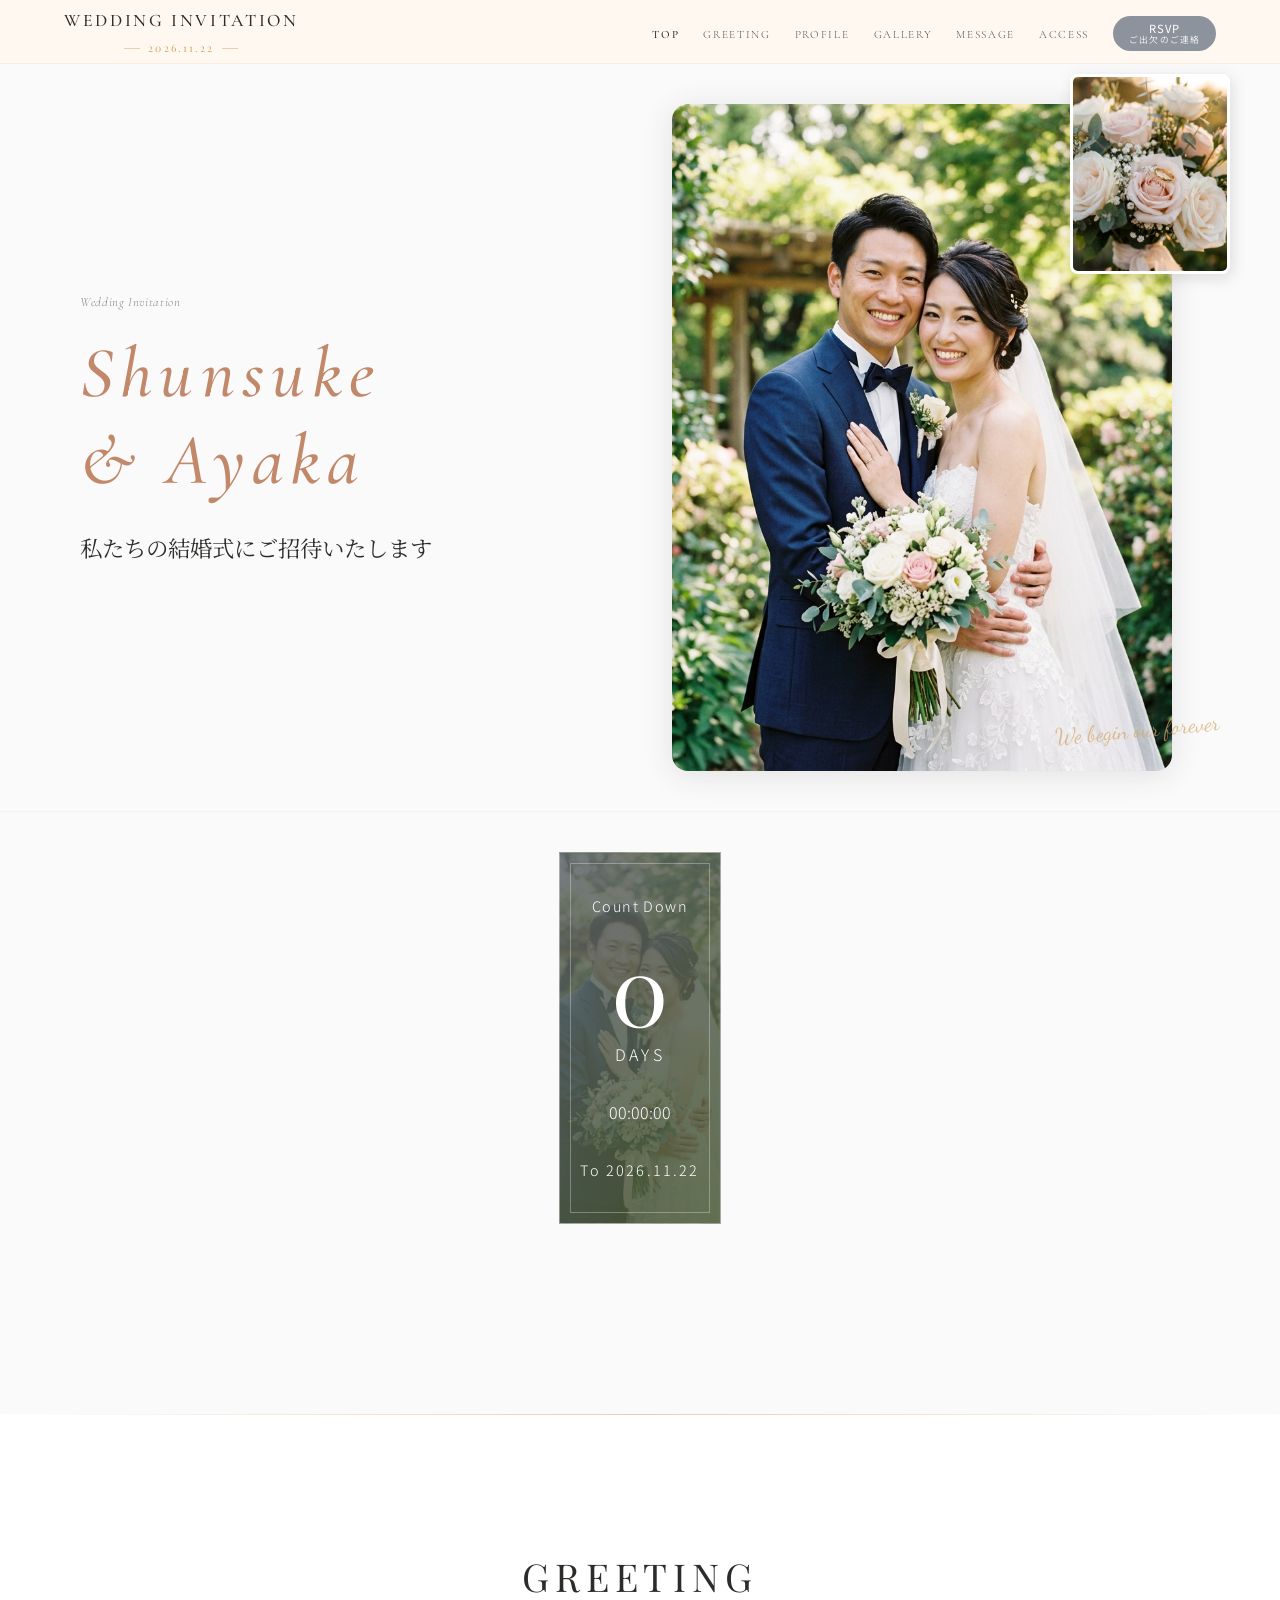
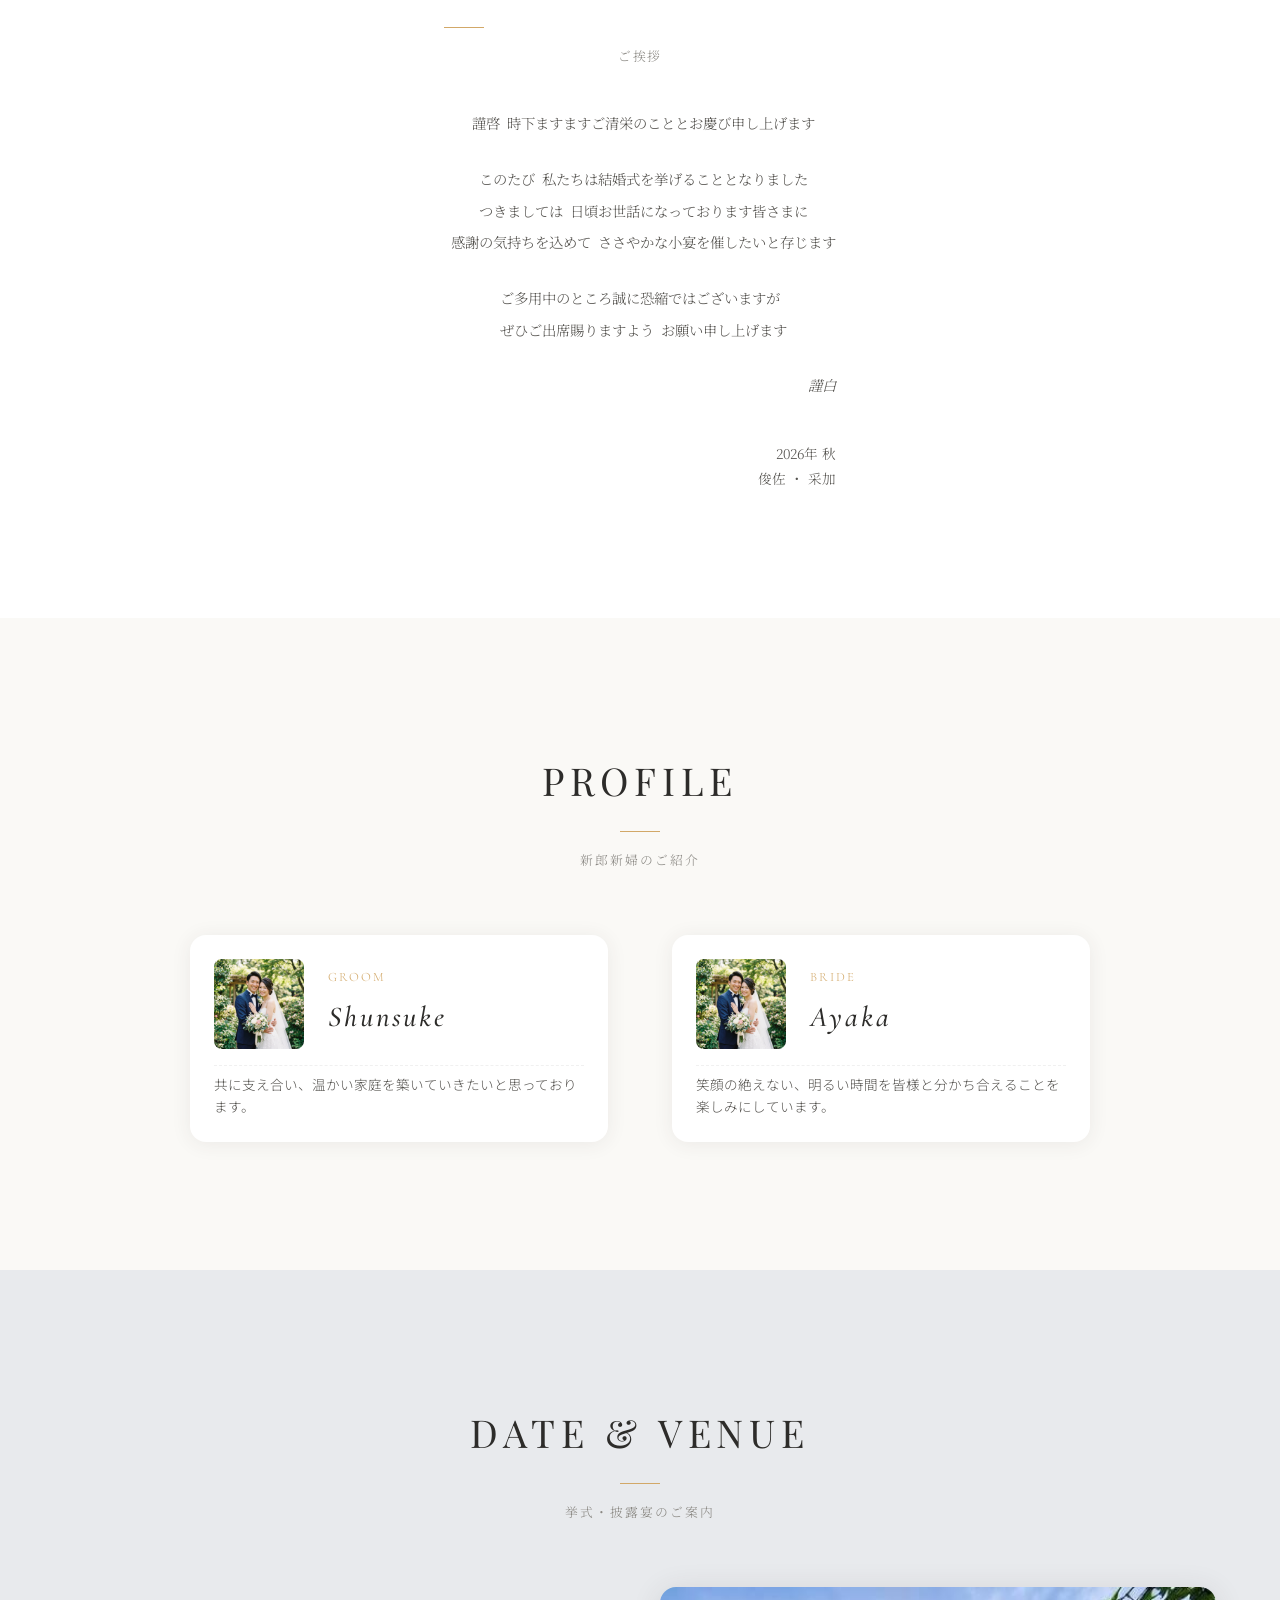
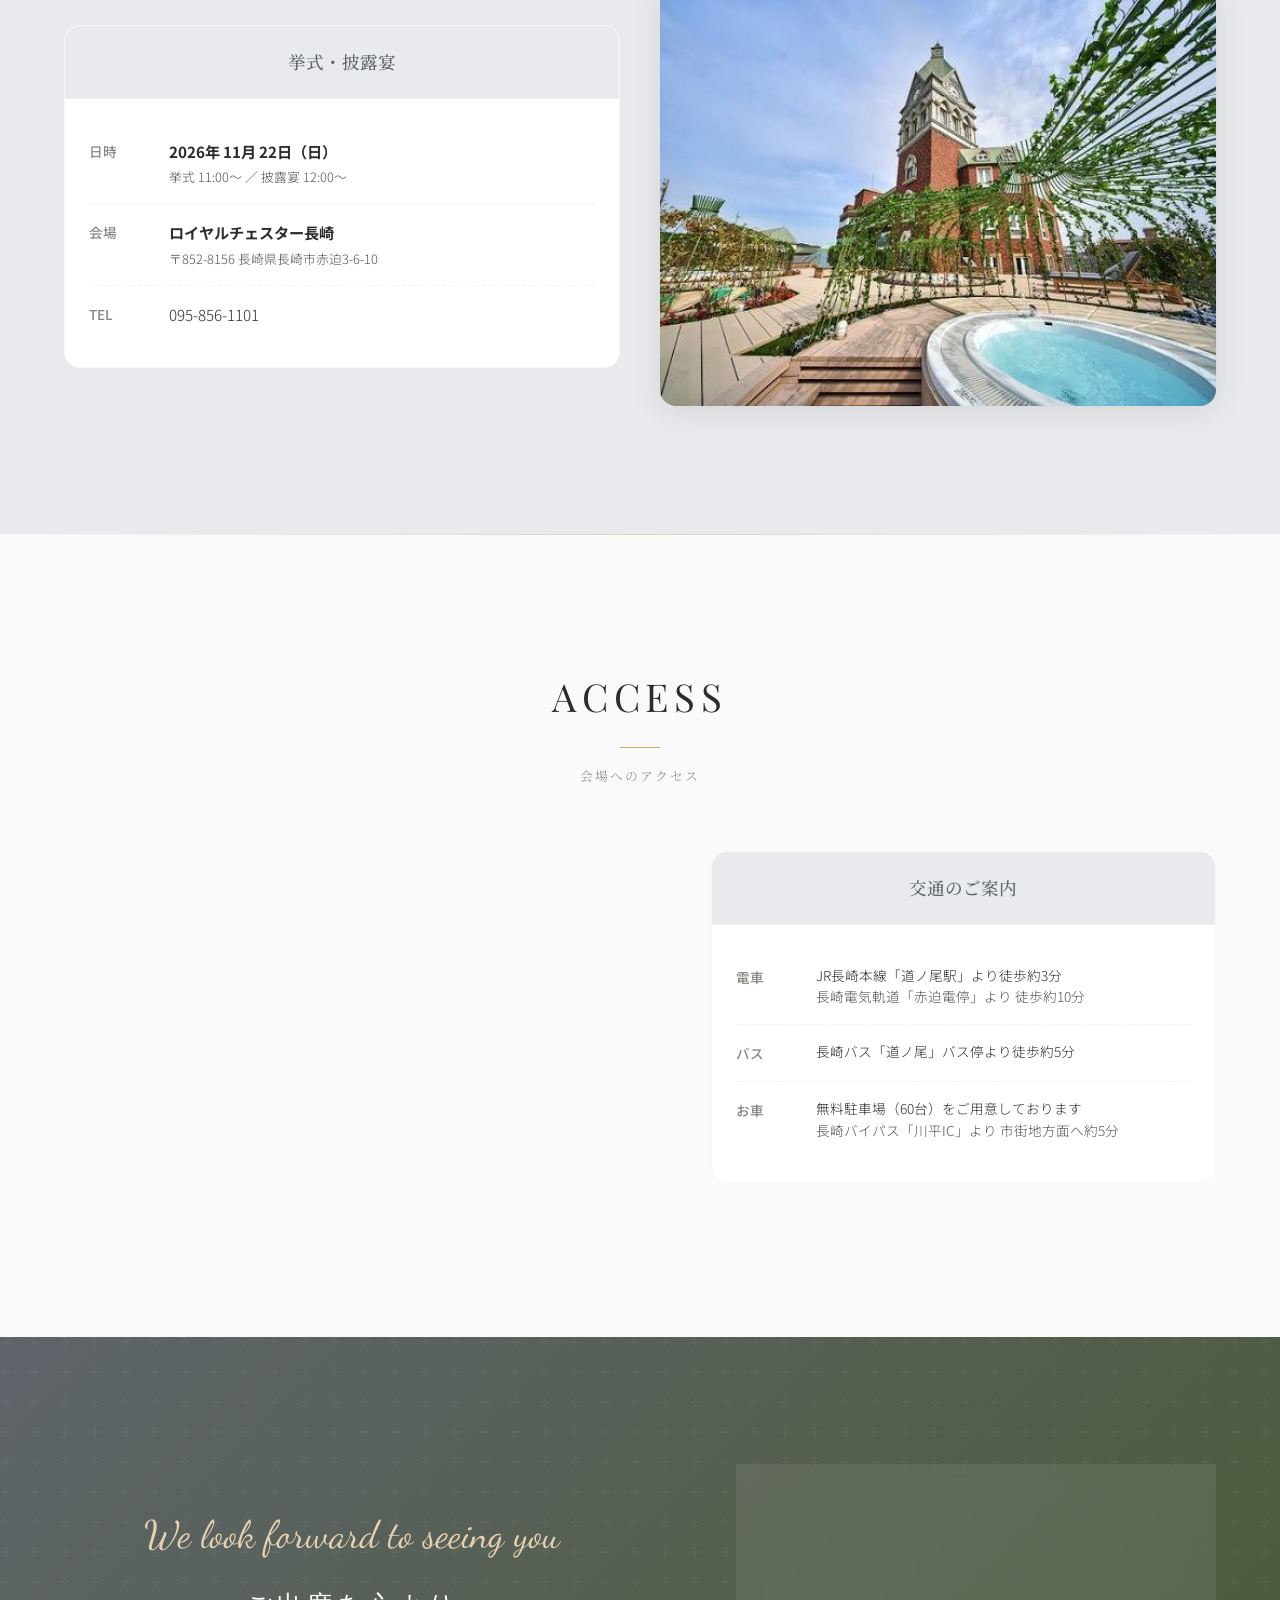
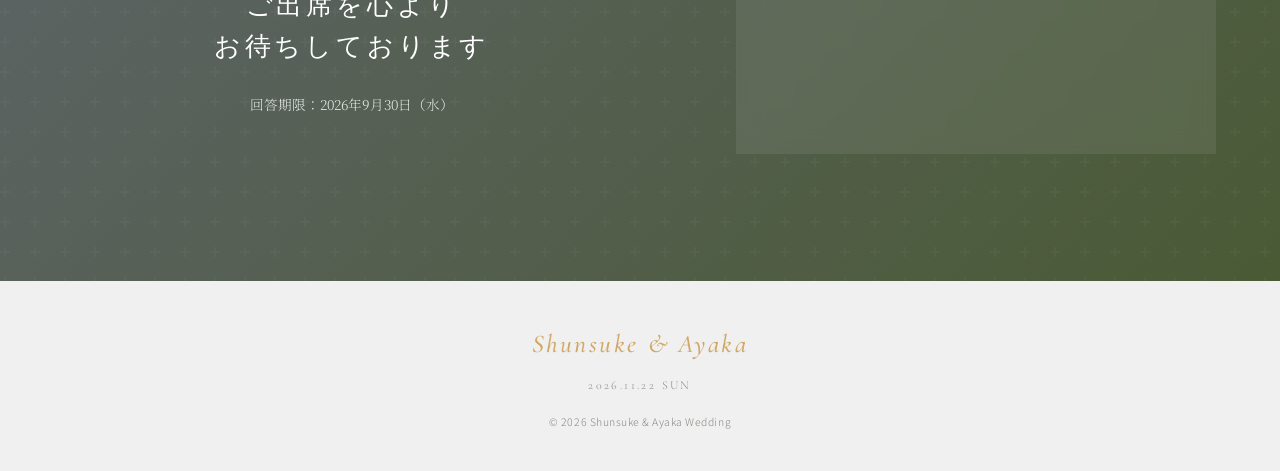
<file: index.html>
<!DOCTYPE html>
<html lang="ja">
<head>
  <meta charset="UTF-8">
  <meta name="viewport" content="width=device-width, initial-scale=1.0">
  <meta name="robots" content="noindex, nofollow">
  <title>Shunsuke & Ayaka Wedding | 2026.11.22</title>
  <meta name="description" content="俊佐と采加の結婚式へのご招待。2026年11月22日（日）">
  <meta name="theme-color" content="#8B9A6B">
  <link rel="icon" href="data:image/svg+xml,<svg xmlns='http://www.w3.org/2000/svg' viewBox='0 0 100 100'><circle cx='50' cy='50' r='40' fill='none' stroke='%23C9A96E' stroke-width='6'/><circle cx='50' cy='30' r='6' fill='%23C9A96E'/></svg>">
  <link rel="stylesheet" href="style.css">
</head>
<body>

  <!-- ========== NAVIGATION ========== -->
  <nav class="nav" id="nav">
    <div class="nav__inner">
      <a href="#top" class="nav__logo" id="nav-logo">
        <span class="nav__logo-main">WEDDING INVITATION</span>
        <span class="nav__logo-sub">
          <span class="nav__logo-line"></span>
          2026.11.22
          <span class="nav__logo-line"></span>
        </span>
      </a>

      <ul class="nav__menu" id="nav-menu">
        <li><a href="#top" class="nav__link">Top</a></li>
        <li><a href="#greeting" class="nav__link">Greeting</a></li>
        <li><a href="#profile" class="nav__link">Profile</a></li>
        <li><a href="#gallery" class="nav__link">Gallery</a></li>
        <li><a href="#message" class="nav__link">Message</a></li>
        <li><a href="#access" class="nav__link">Access</a></li>
        <li><a href="invite/index.html" class="nav__rsvp" id="nav-rsvp">RSVP<span>ご出欠のご連絡</span></a></li>
      </ul>


    </div>
  </nav>

  <!-- Mobile Menu -->
  <div class="mobile-menu" id="mobile-menu">
    <button class="mobile-menu__close" id="mobile-menu-close" aria-label="メニューを閉じる">✕</button>
    <a href="#top" class="mobile-menu__link">Top</a>
    <a href="#greeting" class="mobile-menu__link">Greeting</a>
    <a href="#profile" class="mobile-menu__link">Profile</a>
    <a href="#gallery" class="mobile-menu__link">Gallery</a>
    <a href="#message" class="mobile-menu__link">Message</a>
    <a href="#access" class="mobile-menu__link">Access</a>
    <a href="invite/index.html" class="mobile-menu__link">RSVP</a>
  </div>

  <!-- ========== HERO ========== -->
  <section class="hero" id="top">
    <div class="petal"></div>
    <div class="petal"></div>
    <div class="petal"></div>
    <div class="petal"></div>
    <div class="petal"></div>
    <div class="petal"></div>
    <div class="petal"></div>
    <div class="petal"></div>

    <div class="hero__main">
      <div class="hero__content">
        <div class="hero__text">
          <p class="hero__subtitle-en" style="animation-delay: 0s; margin-bottom: var(--space-sm);">
            Wedding Invitation
          </p>
          <h1 class="hero__title">Shunsuke<br>&amp; Ayaka</h1>
          <p class="hero__subtitle-jp">
            私たちの結婚式にご招待いたします
          </p>
        </div>

        <div class="hero__photo-area">
          <img
            src="assets/hero_couple.png"
            alt="新郎新婦"
            class="hero__photo-main"
            id="hero-photo"
          >
          <img
            src="assets/wedding_rings.png"
            alt="ウェディングリング"
            class="hero__photo-accent"
          >
          <span class="hero__decor-script">We begin our forever</span>
        </div>
      </div>
    </div>

    <!-- Hero Info Bar -->
    <div class="hero__info">
      <div class="hero__info-inner" style="justify-content: center;">
        <div class="hero__date" id="hero-date">
          <div class="hero__countdown-box fade-in">
            <div class="countdown-label-top">Count Down</div>
            <div class="countdown-days-large" id="cd-days">--</div>
            <div class="countdown-days-label">DAYS</div>
            <div class="countdown-time-row" id="cd-time">
              <!-- JS will inject time blocks here -->
            </div>
            <div class="countdown-target-date">To 2026.11.22</div>
          </div>
        </div>
      </div>
    </div>
  </section>

  <!-- ========== GREETING / ご挨拶 ========== -->
  <section class="concept section-padding" id="greeting" style="margin-top: 150px;">
    <div class="container">
      <div class="concept__inner">
        <div class="concept__text-area fade-in">
          <div class="section-heading" style="margin-bottom: var(--space-lg);">
            <h2 class="section-heading__en">GREETING</h2>
            <span class="section-heading__line" style="margin: var(--space-sm) 0;"></span>
            <p class="section-heading__jp">ご挨拶</p>
          </div>
          <div class="concept__text-wrapper">
            <p class="concept__text" style="margin-bottom: var(--space-md);">
              <span class="text-wrap">謹啓　</span><span class="text-wrap">時下ますますご清栄のことと</span><span class="text-wrap">お慶び申し上げます</span>
            </p>
            <p class="concept__text" style="margin-bottom: var(--space-md);">
              <span class="text-wrap">このたび　</span><span class="text-wrap">私たちは結婚式を挙げることと</span><span class="text-wrap">なりました</span><br>
              <span class="text-wrap">つきましては　</span><span class="text-wrap">日頃お世話になっております</span><span class="text-wrap">皆さまに</span><br>
              <span class="text-wrap">感謝の気持ちを込めて　</span><span class="text-wrap">ささやかな小宴を</span><span class="text-wrap">催したいと存じます</span>
            </p>
            <p class="concept__text" style="margin-bottom: var(--space-md);">
              <span class="text-wrap">ご多用中のところ</span><span class="text-wrap">誠に恐縮ではございますが</span><br>
              <span class="text-wrap">ぜひご出席賜りますよう　</span><span class="text-wrap">お願い申し上げます</span>
            </p>
            <p class="concept__text" style="text-align: right; margin-top: var(--space-md); font-style: italic;">
              <span class="text-wrap">謹白</span>
            </p>
            <p style="text-align: right; font-family: var(--font-serif-jp); font-size: 0.85rem; color: var(--color-brown-medium); margin-top: var(--space-md);">
              <span class="text-wrap">2026年 秋</span><br>
              <span class="text-wrap">俊佐 ・ 采加</span>
            </p>
          </div>
        </div>
      </div>
    </div>
  </section>

  <!-- ========== PROFILE / プロフィール ========== -->
  <section class="profile section-padding" id="profile" style="background: #faf9f6;">
    <div class="container">
      <div class="section-heading fade-in" style="margin-bottom: var(--space-xl);">
        <h2 class="section-heading__en">PROFILE</h2>
        <span class="section-heading__line" style="margin: var(--space-sm) auto;"></span>
        <p class="section-heading__jp">新郎新婦のご紹介</p>
      </div>
      
      <div class="profile-area fade-in">
        <div class="profile-card">
          <div class="profile-header">
            <div class="profile-photo">
              <img src="assets/hero_couple.png" alt="Shunsuke">
            </div>
            <div class="profile-info">
              <span class="profile-role">GROOM</span>
              <h3 class="profile-name">Shunsuke</h3>
            </div>
          </div>
          <p class="profile-desc">共に支え合い、温かい家庭を築いていきたいと思っております。</p>
        </div>
        <div class="profile-card">
          <div class="profile-header">
            <div class="profile-photo">
              <img src="assets/hero_couple.png" alt="Ayaka">
            </div>
            <div class="profile-info">
              <span class="profile-role">BRIDE</span>
              <h3 class="profile-name">Ayaka</h3>
            </div>
          </div>
          <p class="profile-desc">笑顔の絶えない、明るい時間を皆様と分かち合えることを楽しみにしています。</p>
        </div>
      </div>
    </div>
  </section>

  <!-- ========== DATE & VENUE / 日時・会場 ========== -->
  <section class="gallery section-padding" id="info">
    <div class="container">
      <div class="section-heading fade-in">
        <h2 class="section-heading__en">DATE &amp; VENUE</h2>
        <span class="section-heading__line"></span>
        <p class="section-heading__jp">挙式・披露宴のご案内</p>
      </div>

      <div class="info-grid fade-in">
        <!-- Date Card -->
        <div class="info-card">
          <div class="info-card__header">
            <h3 class="info-card__title">挙式・披露宴</h3>
          </div>
          <div class="info-card__body">
            <div class="info-card__row">
              <span class="info-card__label">日時</span>
              <div class="info-card__value">
                <strong>2026年 11月 22日（日）</strong><br>
                <span style="font-size: 0.8rem; color: var(--color-brown-medium);">
                  挙式 11:00〜 ／ 披露宴 12:00〜
                </span>
              </div>
            </div>
            <div class="info-card__row">
              <span class="info-card__label">会場</span>
              <div class="info-card__value">
                <strong>ロイヤルチェスター長崎</strong><br>
                <span style="font-size: 0.8rem; color: var(--color-brown-medium);">
                  〒852-8156 長崎県長崎市赤迫3-6-10
                </span>
              </div>
            </div>
            <div class="info-card__row" style="border-bottom: none;">
              <span class="info-card__label">TEL</span>
              <div class="info-card__value">
                095-856-1101
              </div>
            </div>
          </div>
        </div>

        <!-- Photo -->
        <div class="info-photo fade-in fade-in-delay-1">
          <img src="assets/royal_chester.jpg" alt="ロイヤルチェスター長崎" style="border-radius: var(--radius-lg); box-shadow: var(--shadow-medium); width: 100%; height: auto;">
        </div>
      </div>
    </div>
  </section>

  <!-- ========== ACCESS / アクセス ========== -->
  <section class="concept section-padding" id="access" style="background: var(--color-cream);">
    <div class="container">
      <div class="section-heading fade-in">
        <h2 class="section-heading__en">ACCESS</h2>
        <span class="section-heading__line"></span>
        <p class="section-heading__jp">会場へのアクセス</p>
      </div>

      <div class="access-grid fade-in">
        <!-- Map -->
        <div class="access-map">
          <iframe
            src="https://www.google.com/maps/embed?pb=!1m18!1m12!1m3!1d3353.4866635292415!2d129.85197827532353!3d32.80582238260105!2m3!1f0!2f0!3f0!3m2!1i1024!2i768!4f13.1!3m3!1m2!1s0x3515531d0db2eec3%3A0x367fdf517e47a2fb!2z44Ot44Kk44Ok44Or44OB44Kn44K544K_44O86ZW35bSO!5e0!3m2!1sja!2sjp!4v1700000000000!5m2!1sja!2sjp"
            width="100%"
            height="100%"
            style="border:0; border-radius: var(--radius-lg); min-height: 350px;"
            allowfullscreen=""
            loading="lazy"
            referrerpolicy="no-referrer-when-downgrade"
            title="会場地図"
          ></iframe>
        </div>

        <!-- Access Info -->
        <div class="access-info">
          <div class="info-card" style="margin-bottom: var(--space-md);">
            <div class="info-card__header">
              <h3 class="info-card__title">交通のご案内</h3>
            </div>
            <div class="info-card__body">
              <div class="info-card__row">
                <span class="info-card__label">電車</span>
                <div class="info-card__value" style="font-size: 0.85rem;">
                  <span class="text-wrap">JR長崎本線「道ノ尾駅」より</span><span class="text-wrap">徒歩約3分</span><br>
                  <span class="text-wrap" style="color: var(--color-brown-medium);">
                    長崎電気軌道「赤迫電停」より
                  </span>
                  <span class="text-wrap" style="color: var(--color-brown-medium);">
                    徒歩約10分
                  </span>
                </div>
              </div>
              <div class="info-card__row">
                <span class="info-card__label">バス</span>
                <div class="info-card__value" style="font-size: 0.85rem;">
                  <span class="text-wrap">長崎バス「道ノ尾」バス停より</span><span class="text-wrap">徒歩約5分</span>
                </div>
              </div>
              <div class="info-card__row" style="border-bottom: none;">
                <span class="info-card__label">お車</span>
                <div class="info-card__value" style="font-size: 0.85rem;">
                  <span class="text-wrap">無料駐車場（60台）を</span><span class="text-wrap">ご用意しております</span><br>
                  <span class="text-wrap" style="color: var(--color-brown-medium);">
                    長崎バイパス「川平IC」より
                  </span>
                  <span class="text-wrap" style="color: var(--color-brown-medium);">
                    市街地方面へ約5分
                  </span>
                </div>
              </div>
            </div>
          </div>
        </div>
      </div>
    </div>
  </section>



  <!-- ========== RSVP / ご出欠 ========== -->
  <section class="thankyou section-padding" id="rsvp">
    <div class="container">
      <div class="thankyou__inner">
        <div class="thankyou__text fade-in">
          <p class="thankyou__script">We look forward to seeing you</p>
          <h2 class="thankyou__heading">
            ご出席を心より<br>
            お待ちしております
          </h2>
          <p class="thankyou__sub">
            回答期限：2026年9月30日（水）
          </p>
        </div>
        <div class="thankyou__rsvp-box fade-in fade-in-delay-1" id="rsvp-box">
          <h3 class="thankyou__rsvp-title">RSVP</h3>
          <p class="thankyou__rsvp-sub">ご出欠のご連絡はこちらから</p>
          <a href="invite/index.html" class="thankyou__rsvp-btn" id="rsvp-btn">
            出欠を回答する
            <svg width="16" height="16" viewBox="0 0 24 24" fill="none" stroke="currentColor" stroke-width="2"><circle cx="12" cy="12" r="10"/><path d="M12 16l4-4-4-4M8 12h8"/></svg>
          </a>
        </div>
      </div>
    </div>
  </section>

  <!-- ========== FOOTER ========== -->
  <footer class="footer" id="footer">
    <div class="container">
      <p class="footer__names">Shunsuke &amp; Ayaka</p>
      <p class="footer__date">2026.11.22 SUN</p>
      <p class="footer__copy">&copy; 2026 Shunsuke & Ayaka Wedding</p>
    </div>
  </footer>

  <!-- Scroll to Top -->
  <button class="scroll-top" id="scroll-top" aria-label="ページトップへ">
    <svg width="20" height="20" viewBox="0 0 24 24" fill="none" stroke="currentColor" stroke-width="2"><path d="M18 15l-6-6-6 6"/></svg>
  </button>

  <script src="script.js"></script>
</body>
</html>
</file>
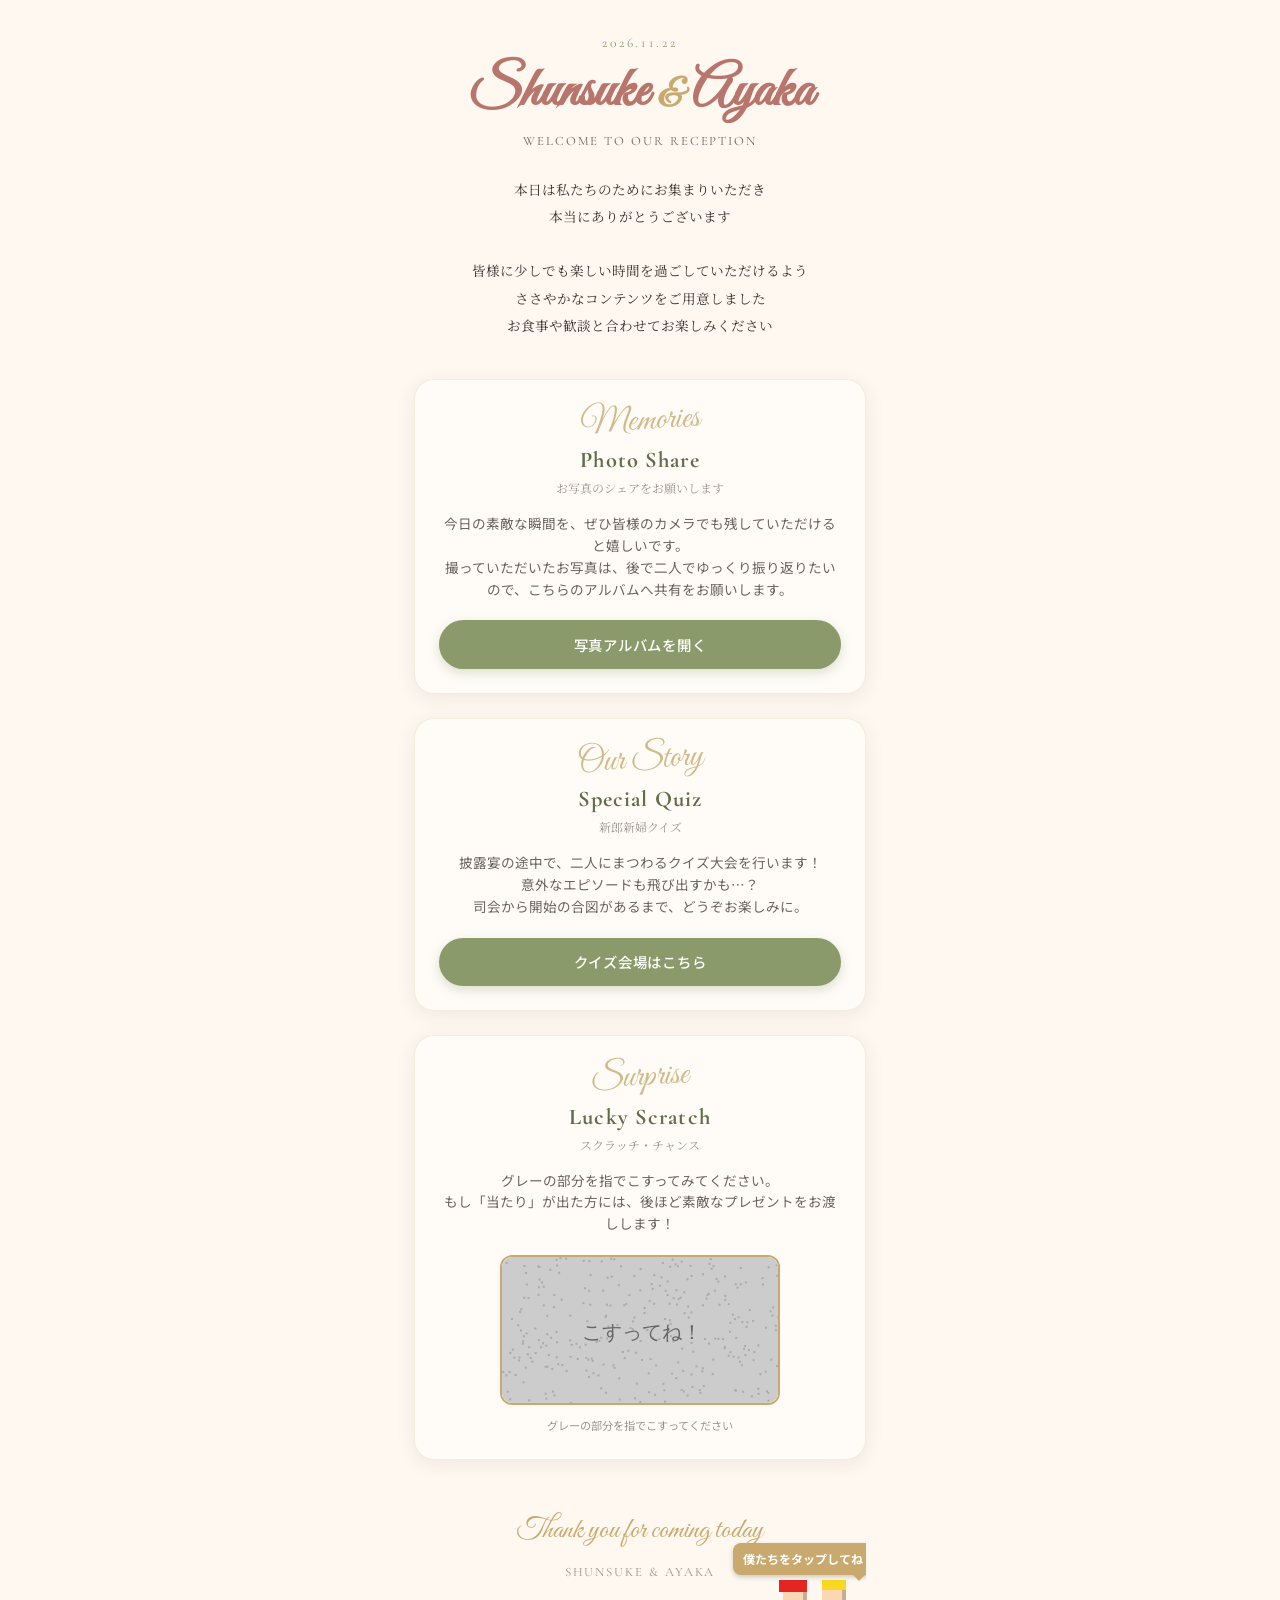
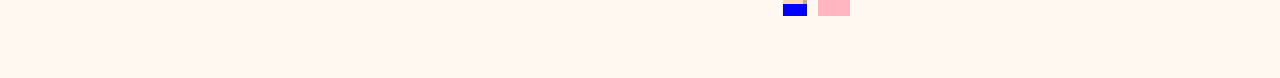
<file: table/index.html>
<!DOCTYPE html>
<html lang="ja">
<head>
  <meta charset="UTF-8">
  <meta name="viewport" content="width=device-width, initial-scale=1.0, maximum-scale=1.0, user-scalable=no">
  <title>Welcome to Our Reception | Shunsuke & Ayaka</title>
  <link rel="stylesheet" href="style.css">
  <link rel="preconnect" href="https://fonts.googleapis.com">
  <link rel="preconnect" href="https://fonts.gstatic.com" crossorigin>
  <link href="https://fonts.googleapis.com/css2?family=Cormorant+Garamond:ital,wght@0,400;0,600;1,400&family=DotGothic16&family=Great+Vibes&family=Noto+Sans+JP:wght@300;400;500;700&family=Noto+Serif+JP:wght@300;400;500;600&display=swap" rel="stylesheet">
</head>
<body>

  <!-- Background Petals -->
  <div class="petal"></div>
  <div class="petal"></div>
  <div class="petal"></div>
  <div class="petal"></div>
  <div class="petal"></div>

  <div class="app-container">
    
    <!-- HEADER -->
    <header class="header slide-up">
      <p class="header__date">2026.11.22</p>
      <h1 class="header__title">Shunsuke <span>&amp;</span> Ayaka</h1>
      <p class="header__subtitle">Welcome to Our Reception</p>
      <p class="header__message">
        本日は私たちのためにお集まりいただき<br>
        本当にありがとうございます<br><br>
        皆様に少しでも楽しい時間を過ごしていただけるよう<br>
        ささやかなコンテンツをご用意しました<br>
        お食事や歓談と合わせてお楽しみください
      </p>
    </header>

    <!-- CONTENT CARDS -->
    <main class="content">

      <!-- 1. Photo Share -->
      <section class="card slide-up delay-1">
        <div class="card__header">
          <span class="card__accent-script">Memories</span>
          <h2 class="card__title">Photo Share</h2>
          <p class="card__subtitle">お写真のシェアをお願いします</p>
        </div>
        <div class="card__body">
          <p class="card__text">
            今日の素敵な瞬間を、ぜひ皆様のカメラでも残していただけると嬉しいです。<br>
            撮っていただいたお写真は、後で二人でゆっくり振り返りたいので、こちらのアルバムへ共有をお願いします。
          </p>
          <a href="#" class="btn btn--primary" id="photo-share-btn">
            写真アルバムを開く
          </a>
        </div>
      </section>

      <!-- 2. Quiz Game -->
      <section class="card slide-up delay-2">
        <div class="card__header">
          <span class="card__accent-script">Our Story</span>
          <h2 class="card__title">Special Quiz</h2>
          <p class="card__subtitle">新郎新婦クイズ</p>
        </div>
        <div class="card__body">
          <p class="card__text">
            披露宴の途中で、二人にまつわるクイズ大会を行います！<br>
            意外なエピソードも飛び出すかも…？<br>
            司会から開始の合図があるまで、どうぞお楽しみに。
          </p>
          <a href="quiz.html" class="btn btn--primary">
            クイズ会場はこちら
          </a>
        </div>
      </section>

      <!-- 3. Scratch Game -->
      <section class="card slide-up delay-3" id="scratch-section">
        <div class="card__header">
          <span class="card__accent-script">Surprise</span>
          <h2 class="card__title">Lucky Scratch</h2>
          <p class="card__subtitle">スクラッチ・チャンス</p>
        </div>
        <div class="card__body">
          <p class="card__text">
            グレーの部分を指でこすってみてください。<br>
            もし「当たり」が出た方には、後ほど素敵なプレゼントをお渡しします！
          </p>
          
          <div class="scratch-wrapper">
            <div class="scratch-result" id="scratch-result">
              <span class="scratch-result-text" id="scratch-result-text">ハズレ</span>
            </div>
            <canvas id="scratch-canvas" width="280" height="150"></canvas>
          </div>
          <p class="card__note" id="scratch-instruction">グレーの部分を指でこすってください</p>
        </div>
      </section>

    </main>

    <!-- FOOTER -->
    <footer class="footer" style="position: relative; overflow: hidden; padding-bottom: 4rem;">
      <!-- Easter Egg: ドット絵キャラクター (動画との伏線) -->
      <!-- ※後日ご自身で作成した画像ファイルに差し替える場合は、以下の<div class="pixel-mario">などを<img>タグに変えてください -->
      <div class="pixel-characters" id="pixel-chars">
        <div class="pixel-char">
          <div class="pixel-mario"></div>
        </div>
        <div class="pixel-char">
          <div class="pixel-peach"></div>
        </div>
        <!-- 常に話しかけてくる吹き出し -->
        <div class="pixel-speech" id="pixel-speech">やあ！</div>
      </div>

      <p class="footer__script">Thank you for coming today</p>
      <p class="footer__names">Shunsuke &amp; Ayaka</p>
    </footer>

  </div>

  <script src="script.js"></script>
</body>
</html>
</file>
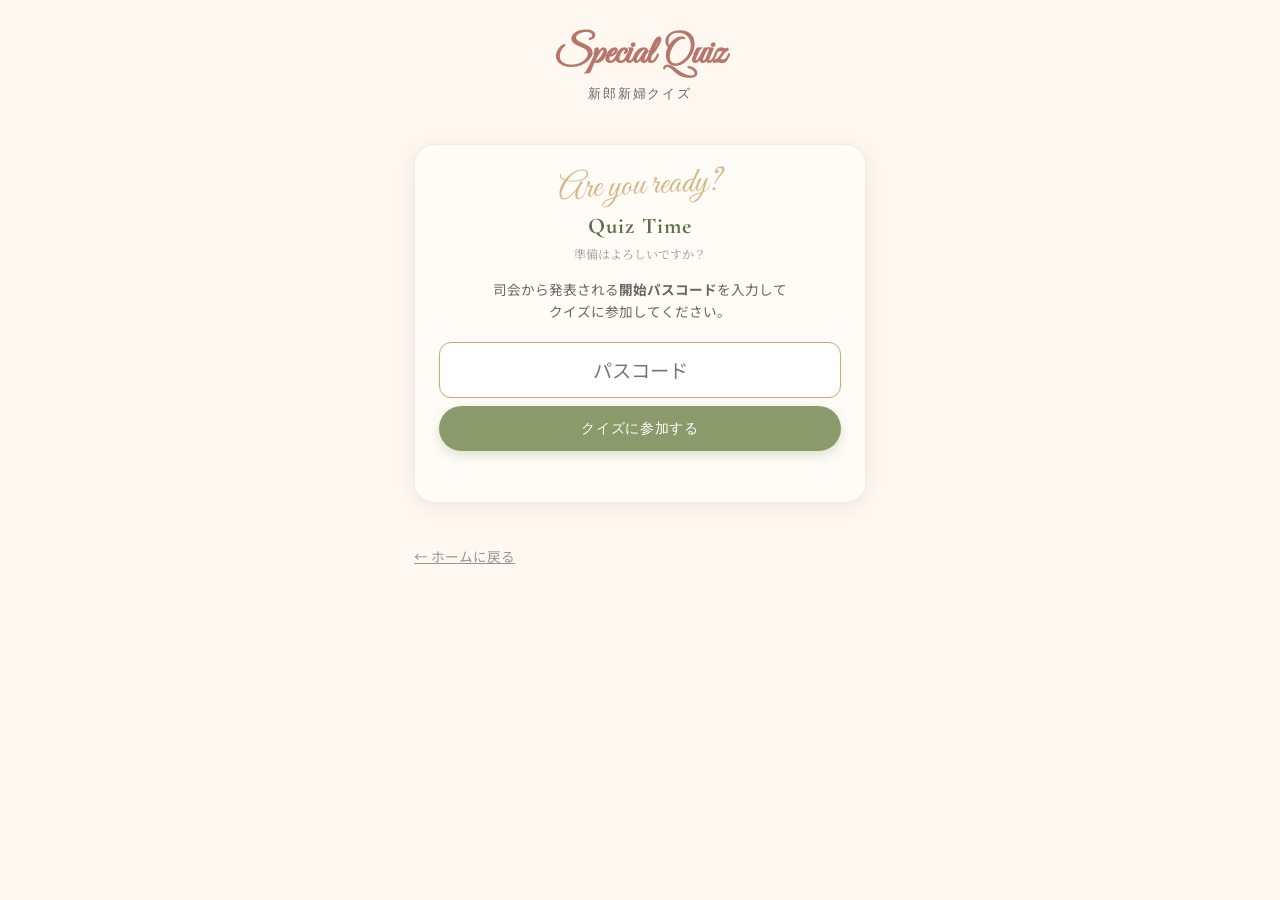
<file: table/quiz.html>
<!DOCTYPE html>
<html lang="ja">
<head>
  <meta charset="UTF-8">
  <meta name="viewport" content="width=device-width, initial-scale=1.0, maximum-scale=1.0, user-scalable=no">
  <title>Special Quiz | Shunsuke & Ayaka</title>
  <link rel="stylesheet" href="style.css">
  <link rel="preconnect" href="https://fonts.googleapis.com">
  <link rel="preconnect" href="https://fonts.gstatic.com" crossorigin>
  <link href="https://fonts.googleapis.com/css2?family=Cormorant+Garamond:ital,wght@0,400;0,600;1,400&family=Great+Vibes&family=Noto+Sans+JP:wght@300;400;500;700&family=Noto+Serif+JP:wght@300;400;500;600&display=swap" rel="stylesheet">
</head>
<body>

  <div class="petal"></div>
  <div class="petal"></div>
  <div class="petal"></div>

  <div class="app-container">
    <header class="header slide-up">
      <h1 class="header__title" style="font-size: 2.5rem;">Special Quiz</h1>
      <p class="header__subtitle">新郎新婦クイズ</p>
    </header>

    <main class="content">
      <section class="card slide-up delay-1">
        
        <!-- パスコード入力画面 -->
        <div id="passcode-section">
          <div class="card__header">
            <span class="card__accent-script">Are you ready?</span>
            <h2 class="card__title">Quiz Time</h2>
            <p class="card__subtitle">準備はよろしいですか？</p>
          </div>
          <div class="card__body">
            <p class="card__text">
              司会から発表される<strong>開始パスコード</strong>を入力して<br>
              クイズに参加してください。
            </p>
            <div class="passcode-container">
              <input type="text" id="passcode-input" class="passcode-input" placeholder="パスコード" autocomplete="off">
              <button id="passcode-btn" class="btn btn--primary">クイズに参加する</button>
            </div>
            <p id="passcode-error" class="passcode-error"></p>
          </div>
        </div>

        <!-- クイズ画面 -->
        <div id="quiz-section" style="display: none;">
          <div class="card__body">
            <div class="quiz-container" id="quiz-container">
              <!-- クイズの中身はJSで生成します -->
            </div>
          </div>
        </div>

      </section>

      <div class="text-center slide-up delay-2" style="margin-top: 1rem;">
        <a href="index.html" style="font-size: 0.85rem; color: var(--color-brown-light); text-decoration: underline;">← ホームに戻る</a>
      </div>
    </main>

  </div>

  <script src="quiz.js"></script>
</body>
</html>
</file>
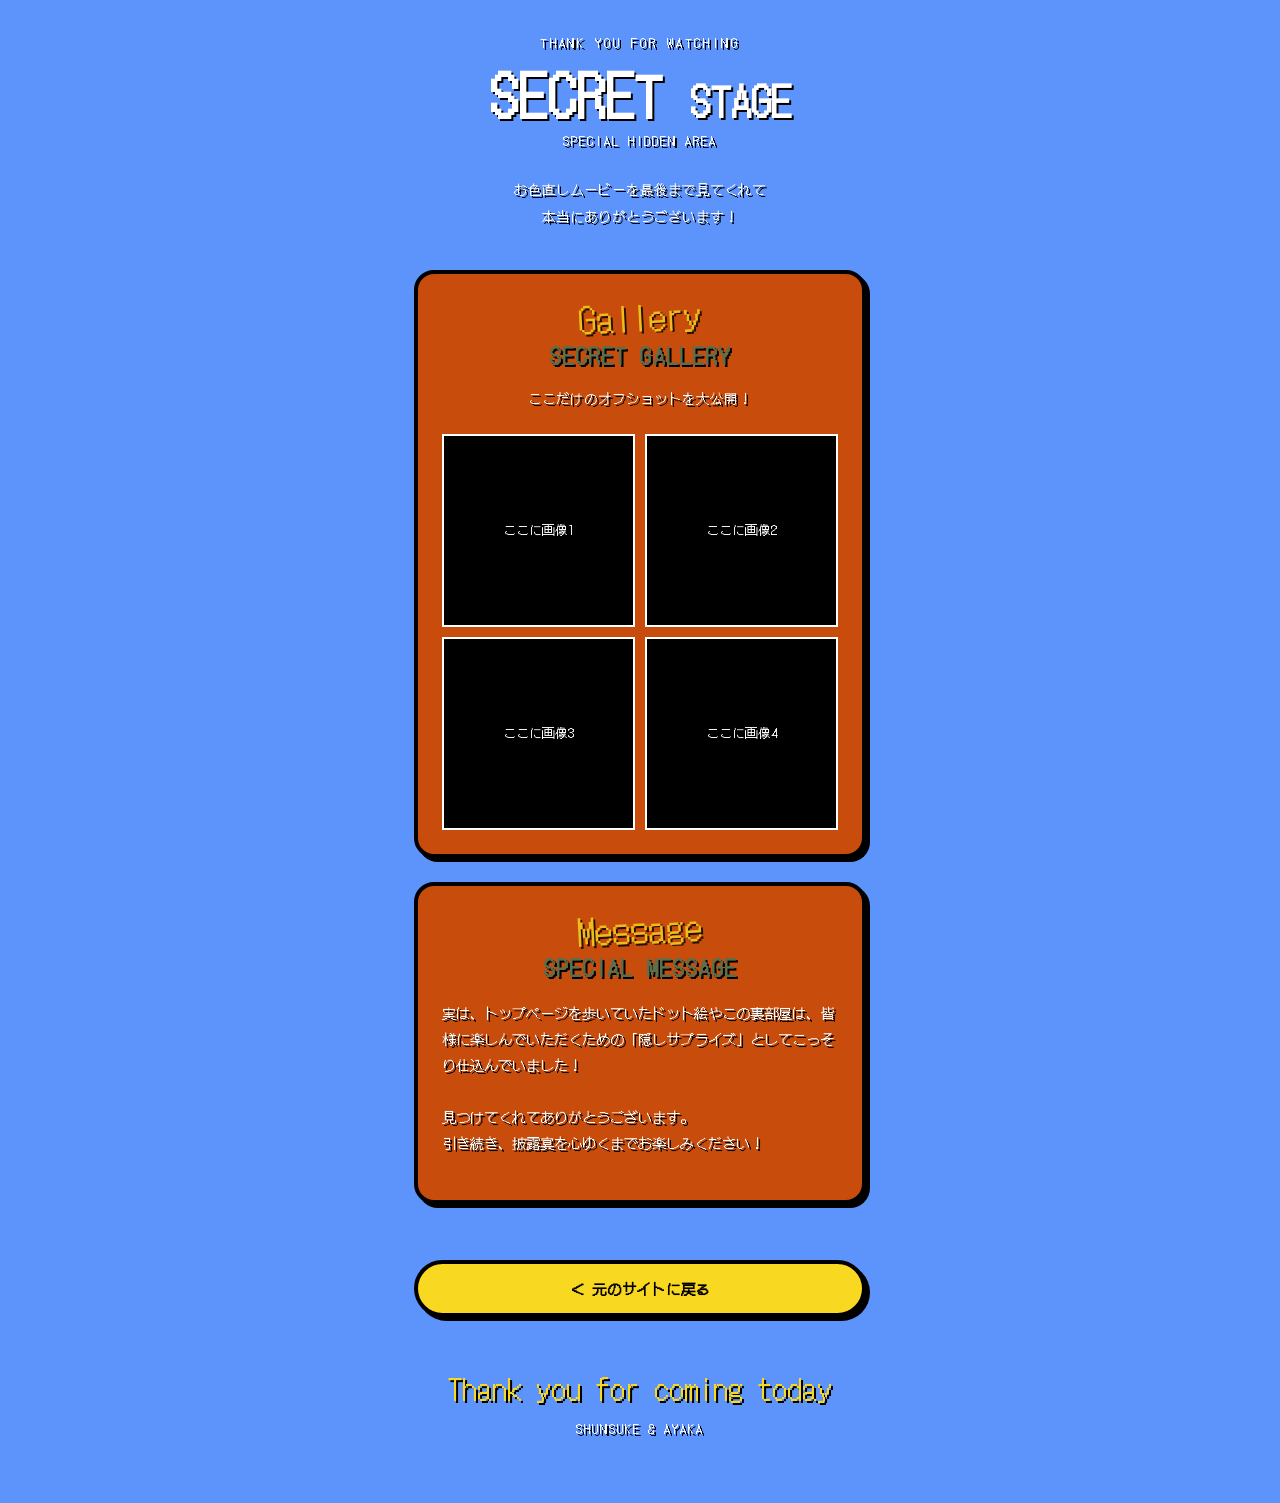
<file: table/secret.html>
<!DOCTYPE html>
<html lang="ja">
<head>
  <meta charset="UTF-8">
  <meta name="viewport" content="width=device-width, initial-scale=1.0">
  <title>SECRET STAGE - Shunsuke & Ayaka</title>
  <link rel="stylesheet" href="style.css">
  
  <!-- Google Fonts -->
  <link rel="preconnect" href="https://fonts.googleapis.com">
  <link rel="preconnect" href="https://fonts.gstatic.com" crossorigin>
  <link href="https://fonts.googleapis.com/css2?family=Cormorant+Garamond:ital,wght@0,400;0,600;1,400&family=DotGothic16&family=Great+Vibes&family=Noto+Sans+JP:wght@300;400;500;700&family=Noto+Serif+JP:wght@300;400;500;600&display=swap" rel="stylesheet">
  
  <style>
    /* シークレットページ専用の微調整スタイル */
    .gallery-grid {
      display: grid;
      grid-template-columns: 1fr 1fr;
      gap: 10px;
      margin-top: 1.5rem;
    }
    .gallery-item {
      background-color: #000;
      border: 2px solid #fff;
      aspect-ratio: 1 / 1;
      display: flex;
      align-items: center;
      justify-content: center;
      color: #fff;
      font-size: 0.8rem;
    }
    .gallery-item img {
      width: 100%;
      height: 100%;
      object-fit: cover;
    }
    .secret-message {
      font-size: 0.9rem;
      line-height: 1.8;
      text-align: left;
      margin-top: 1rem;
    }
  </style>
</head>
<body class="mario-mode">

  <div class="app-container">
    <header class="header slide-up">
      <div class="header__date">THANK YOU FOR WATCHING</div>
      <h1 class="header__title">SECRET <span>STAGE</span></h1>
      <p class="header__subtitle">Special Hidden Area</p>
      <p class="header__message">
        お色直しムービーを最後まで見てくれて<br>本当にありがとうございます！
      </p>
    </header>

    <main class="content slide-up delay-1">
      
      <!-- ギャラリーエリア -->
      <section class="card">
        <div class="card__header">
          <span class="card__accent-script">Gallery</span>
          <h2 class="card__title">SECRET GALLERY</h2>
        </div>
        <div class="card__body">
          <p class="card__text">ここだけのオフショットを大公開！</p>
          
          <div class="gallery-grid">
            <!-- ※後日、以下のdiv内に<img src="画像ファイル名.jpg" alt=""> を入れてください -->
            <div class="gallery-item">ここに画像1</div>
            <div class="gallery-item">ここに画像2</div>
            <div class="gallery-item">ここに画像3</div>
            <div class="gallery-item">ここに画像4</div>
          </div>
        </div>
      </section>

      <!-- メッセージエリア -->
      <section class="card slide-up delay-2">
        <div class="card__header">
          <span class="card__accent-script">Message</span>
          <h2 class="card__title">SPECIAL MESSAGE</h2>
        </div>
        <div class="card__body">
          <p class="card__text secret-message">
            実は、トップページを歩いていたドット絵やこの裏部屋は、皆様に楽しんでいただくための「隠しサプライズ」としてこっそり仕込んでいました！<br><br>
            見つけてくれてありがとうございます。<br>
            引き続き、披露宴を心ゆくまでお楽しみください！
          </p>
        </div>
      </section>

      <!-- 戻るボタン -->
      <div style="text-align: center; margin-top: 2rem;" class="slide-up delay-3">
        <a href="index.html" class="btn btn--primary" style="display: block; text-decoration: none;">＜ 元のサイトに戻る</a>
      </div>

    </main>

    <footer class="footer">
      <p class="footer__script">Thank you for coming today</p>
      <p class="footer__names">Shunsuke & Ayaka</p>
    </footer>
  </div>

</body>
</html>
</file>
<file: style.css>
/* ============================================================
   Wedding Landing Page - Shunsuke & Ayaka
   Design System & Styles
   ============================================================ */

/* --- Google Fonts Import --- */
@import url('https://fonts.googleapis.com/css2?family=Cormorant+Garamond:ital,wght@0,300;0,400;0,500;0,600;0,700;1,300;1,400;1,500&family=Dancing+Script:wght@400;500;600;700&family=Noto+Sans+JP:wght@300;400;500;700&family=Noto+Serif+JP:wght@200;300;400;500;600&family=Playfair+Display:ital,wght@0,400;0,500;0,600;1,400;1,500&family=Quicksand:wght@500;600;700&display=swap');

@font-face {
  font-family: 'SimpleAmpersand';
  src: local('Helvetica'), local('Arial'), local('sans-serif');
  unicode-range: U+0026;
}

/* --- CSS Custom Properties --- */
:root {
  /* Colors */
  --color-cream: #FAFAFA;       /* Light neutral */
  --color-cream-light: #FFFFFF; /* Pure white */
  --color-cream-dark: #F0F0F0;  /* Slightly darker neutral */
  --color-sage: #B0B3B8;        /* Soft silver/grey */
  --color-sage-light: #E8EAED;
  --color-sage-medium: #8D939C;
  --color-sage-dark: #5E646A;
  --color-pink: #E8B9B9;        /* Vibrant dusty rose */
  --color-pink-light: #FFF0F0;  /* Soft blush */
  --color-pink-medium: #C99595;
  --color-gold: #D2A868;        /* True gold */
  --color-gold-light: #E6D0B0;
  --color-brown: #2D2C2A;       /* Deep charcoal/brown */
  --color-brown-medium: #54524E;
  --color-brown-light: #8A8883;
  --color-terra: #C1886A;       /* Vibrant terra */
  --color-white: #FFFFFF;
  --color-overlay: rgba(45, 44, 42, 0.4);

  /* Typography */
  --font-script: 'SimpleAmpersand', 'Dancing Script', cursive;
  --font-serif-en: 'SimpleAmpersand', 'Cormorant Garamond', 'Playfair Display', serif;
  --font-serif-jp: 'Noto Serif JP', serif;
  --font-sans-jp: 'Noto Sans JP', sans-serif;
  --font-display: 'SimpleAmpersand', 'Playfair Display', serif;
  --font-cute: 'SimpleAmpersand', 'Quicksand', sans-serif;

  /* Spacing */
  --space-xs: 0.5rem;
  --space-sm: 1rem;
  --space-md: 1.5rem;
  --space-lg: 2.5rem;
  --space-xl: 4rem;
  --space-2xl: 6rem;
  --space-3xl: 8rem;

  /* Sizing */
  --max-width: 1200px;
  --nav-height: 64px;

  /* Transitions */
  --transition-fast: 0.2s ease;
  --transition-base: 0.4s ease;
  --transition-slow: 0.8s ease;

  /* Shadows */
  --shadow-soft: 0 2px 20px rgba(58, 50, 48, 0.08);
  --shadow-medium: 0 4px 30px rgba(58, 50, 48, 0.12);
  --shadow-photo: 2px 4px 15px rgba(58, 50, 48, 0.15);

  /* Border radius */
  --radius-sm: 4px;
  --radius-md: 8px;
  --radius-lg: 16px;
  --radius-xl: 24px;
  --radius-pill: 50px;
}

/* --- Reset & Base --- */
*,
*::before,
*::after {
  margin: 0;
  padding: 0;
  box-sizing: border-box;
}

html {
  scroll-behavior: smooth;
  font-size: 16px;
  -webkit-font-smoothing: antialiased;
  -moz-osx-font-smoothing: grayscale;
}

body {
  font-family: var(--font-sans-jp);
  font-weight: 300;
  color: var(--color-brown);
  background-color: var(--color-cream);
  line-height: 1.8;
  overflow-x: hidden;
}

img {
  max-width: 100%;
  height: auto;
  display: block;
}

a {
  text-decoration: none;
  color: inherit;
  transition: var(--transition-fast);
}

ul {
  list-style: none;
}

button {
  border: none;
  background: none;
  cursor: pointer;
  font-family: inherit;
}

/* --- Utility Classes --- */
.container {
  width: 100%;
  max-width: var(--max-width);
  margin: 0 auto;
  padding: 0 var(--space-md);
}

.section-padding {
  padding: var(--space-3xl) 0;
}

.text-center {
  text-align: center;
}

.sr-only {
  position: absolute;
  width: 1px;
  height: 1px;
  padding: 0;
  margin: -1px;
  overflow: hidden;
  clip: rect(0, 0, 0, 0);
  border: 0;
}

/* --- Animation Classes --- */
.fade-in {
  opacity: 0;
  transform: translateY(30px);
  transition: opacity 0.8s ease, transform 0.8s ease;
}

.fade-in.visible {
  opacity: 1;
  transform: translateY(0);
}

.fade-in-delay-1 { transition-delay: 0.2s; }
.fade-in-delay-2 { transition-delay: 0.4s; }
.fade-in-delay-3 { transition-delay: 0.6s; }
.fade-in-delay-4 { transition-delay: 0.8s; }

/* Floating petal animation */
@keyframes floatPetal {
  0% { transform: translateY(-10%) rotate(0deg); opacity: 0; }
  10% { opacity: 0.8; }
  90% { opacity: 0.6; }
  100% { transform: translateY(110vh) rotate(720deg); opacity: 0; }
}

@keyframes fadeInUp {
  from { opacity: 0; transform: translateY(40px); }
  to { opacity: 1; transform: translateY(0); }
}

@keyframes fadeIn {
  from { opacity: 0; }
  to { opacity: 1; }
}

@keyframes gentleFloat {
  0%, 100% { transform: translateY(0); }
  50% { transform: translateY(-10px); }
}

@keyframes shimmer {
  0% { background-position: -200% center; }
  100% { background-position: 200% center; }
}

@keyframes scaleIn {
  from { opacity: 0; transform: scale(0.9); }
  to { opacity: 1; transform: scale(1); }
}

/* ============================================================
   NAVIGATION
   ============================================================ */
.nav {
  position: fixed;
  top: 0;
  left: 0;
  right: 0;
  z-index: 1000;
  background: rgba(255, 248, 240, 0.92);
  backdrop-filter: blur(12px);
  -webkit-backdrop-filter: blur(12px);
  border-bottom: 1px solid rgba(201, 169, 110, 0.15);
  height: var(--nav-height);
  transition: var(--transition-base);
}

.nav.scrolled {
  background: rgba(255, 248, 240, 0.98);
  box-shadow: var(--shadow-soft);
}

.nav__inner {
  display: flex;
  align-items: center;
  justify-content: space-between;
  height: 100%;
  max-width: var(--max-width);
  margin: 0 auto;
  padding: 0 var(--space-md);
}

.nav__logo {
  display: flex;
  flex-direction: column;
  align-items: center;
  text-decoration: none;
}

.nav__logo-main {
  font-family: var(--font-serif-en);
  font-size: 1.1rem;
  letter-spacing: 0.15em;
  font-weight: 500;
  color: var(--color-brown);
}

.nav__logo-sub {
  display: flex;
  align-items: center;
  gap: 8px;
  font-family: var(--font-display);
  font-size: 0.65rem;
  letter-spacing: 0.2em;
  color: var(--color-gold);
  margin-top: 2px;
}

.nav__logo-line {
  width: 16px;
  height: 1px;
  background: var(--color-gold-light);
}

.nav__menu {
  display: flex;
  align-items: center;
  gap: var(--space-md);
}

.nav__link {
  font-family: var(--font-serif-en);
  font-size: 0.7rem;
  letter-spacing: 0.15em;
  text-transform: uppercase;
  color: var(--color-brown-medium);
  position: relative;
  padding: 4px 0;
}

.nav__link::after {
  content: '';
  position: absolute;
  bottom: 0;
  left: 0;
  width: 0;
  height: 1px;
  background: var(--color-gold);
  transition: var(--transition-base);
}

.nav__link:hover::after {
  width: 100%;
}

.nav__link:hover {
  color: var(--color-brown);
}

.nav__rsvp {
  display: inline-flex;
  flex-direction: column;
  align-items: center;
  justify-content: center;
  line-height: 1.2;
  white-space: nowrap;
  font-family: var(--font-sans-jp);
  font-size: 0.7rem;
  font-weight: 400;
  letter-spacing: 0.1em;
  padding: 6px 16px;
  background: var(--color-sage-medium);
  color: var(--color-white);
  border-radius: var(--radius-pill);
  transition: var(--transition-base);
}

.nav__rsvp:hover {
  background: var(--color-sage-dark);
  transform: translateY(-1px);
  box-shadow: 0 4px 15px rgba(139, 154, 107, 0.3);
}

.nav__rsvp span {
  display: block;
  font-size: 0.55rem;
  opacity: 0.85;
}

/* Mobile menu button */
.nav__hamburger {
  display: none;
  flex-direction: column;
  gap: 5px;
  width: 28px;
  padding: 4px 0;
}

.nav__hamburger span {
  display: block;
  height: 1.5px;
  background: var(--color-brown);
  transition: var(--transition-base);
  border-radius: 2px;
}

/* ============================================================
   HERO SECTION
   ============================================================ */
.hero {
  position: relative;
  min-height: 100vh;
  display: flex;
  flex-direction: column;
  background: var(--color-cream);
  overflow: hidden;
  padding-top: var(--nav-height);
}

.hero__main {
  position: relative;
  flex: 1;
  display: flex;
  align-items: center;
  padding: var(--space-lg) 0;
}

.hero__content {
  position: relative;
  z-index: 2;
  max-width: var(--max-width);
  margin: 0 auto;
  padding: 0 var(--space-lg);
  width: 100%;
  display: grid;
  grid-template-columns: 1fr 1fr;
  gap: var(--space-xl);
  align-items: center;
}

.hero__text {
  position: relative;
  z-index: 3;
}

.hero__title {
  font-family: var(--font-serif-en);
  font-size: clamp(3rem, 6vw, 4.5rem);
  font-weight: 500;
  font-style: italic;
  color: var(--color-terra);
  line-height: 1.2;
  margin-bottom: var(--space-md);
  animation: fadeInUp 1.2s ease forwards;
  opacity: 0;
  letter-spacing: 0.1em;
}

.hero__subtitle-jp {
  font-family: var(--font-serif-jp);
  font-size: clamp(1rem, 2vw, 1.4rem);
  font-weight: 400;
  color: var(--color-brown);
  line-height: 1.8;
  margin-bottom: var(--space-sm);
  animation: fadeInUp 1.2s ease 0.3s forwards;
  opacity: 0;
}

.hero__subtitle-jp .accent {
  color: var(--color-terra);
  font-weight: 500;
}

.hero__subtitle-en {
  font-family: var(--font-serif-en);
  font-size: 0.8rem;
  font-weight: 300;
  font-style: italic;
  color: var(--color-brown-light);
  letter-spacing: 0.05em;
  animation: fadeInUp 1.2s ease 0.5s forwards;
  opacity: 0;
}

.hero__photo-area {
  position: relative;
  animation: scaleIn 1.5s ease 0.4s forwards;
  opacity: 0;
}

.hero__photo-main {
  width: 100%;
  max-width: 500px;
  border-radius: var(--radius-lg);
  box-shadow: var(--shadow-medium);
  object-fit: cover;
  aspect-ratio: 3/4;
}

.hero__photo-accent {
  position: absolute;
  top: -30px;
  right: -30px;
  width: 160px;
  height: 200px;
  border-radius: var(--radius-md);
  object-fit: cover;
  box-shadow: var(--shadow-photo);
  border: 3px solid var(--color-white);
  animation: gentleFloat 4s ease infinite;
}

.hero__decor-script {
  position: absolute;
  bottom: 20px;
  right: -20px;
  font-family: var(--font-script);
  font-size: 1.4rem;
  color: var(--color-gold);
  opacity: 0.7;
  transform: rotate(-5deg);
  white-space: nowrap;
}

/* Floating petals */
.petal {
  position: absolute;
  width: 20px;
  height: 20px;
  background: var(--color-pink-light);
  border-radius: 50% 0 50% 50%;
  opacity: 0;
  animation: floatPetal linear infinite;
  pointer-events: none;
  z-index: 1;
}

.petal:nth-child(1) { left: 5%; animation-duration: 12s; animation-delay: 0s; width: 15px; height: 15px; }
.petal:nth-child(2) { left: 15%; animation-duration: 15s; animation-delay: 2s; width: 20px; height: 20px; background: var(--color-pink); }
.petal:nth-child(3) { left: 30%; animation-duration: 10s; animation-delay: 4s; width: 12px; height: 12px; }
.petal:nth-child(4) { left: 55%; animation-duration: 14s; animation-delay: 1s; width: 18px; height: 18px; }
.petal:nth-child(5) { left: 70%; animation-duration: 11s; animation-delay: 3s; width: 14px; height: 14px; background: var(--color-pink); }
.petal:nth-child(6) { left: 85%; animation-duration: 13s; animation-delay: 5s; width: 16px; height: 16px; }
.petal:nth-child(7) { left: 40%; animation-duration: 16s; animation-delay: 6s; width: 10px; height: 10px; }
.petal:nth-child(8) { left: 92%; animation-duration: 12s; animation-delay: 7s; width: 22px; height: 22px; background: var(--color-pink); }

/* --- Hero Info Bar --- */
.hero__info {
  background: var(--color-cream);
  border-top: 1px solid rgba(201, 169, 110, 0.1);
  padding: var(--space-lg) 0;
}

.hero__info-inner {
  display: flex;
  align-items: center;
  justify-content: space-between;
  max-width: var(--max-width);
  margin: 0 auto;
  padding: 0 var(--space-lg);
  gap: var(--space-lg);
}

.hero__social {
  display: flex;
  gap: var(--space-sm);
  align-items: center;
}

.hero__social a {
  display: flex;
  align-items: center;
  justify-content: center;
  width: 36px;
  height: 36px;
  border: 1px solid var(--color-brown-light);
  border-radius: 50%;
  color: var(--color-brown-medium);
  font-size: 0.85rem;
  transition: var(--transition-base);
}

.hero__social a:hover {
  background: var(--color-brown);
  color: var(--color-white);
  border-color: var(--color-brown);
}

.hero__names {
  text-align: center;
}

.hero__names-script {
  font-family: var(--font-script);
  font-size: 1.6rem;
  color: var(--color-gold);
  margin-bottom: 6px;
}

.hero__names-detail {
  display: flex;
  align-items: center;
  gap: var(--space-md);
  font-size: 0.85rem;
}

.hero__names-detail .name-role {
  font-weight: 500;
  font-size: 0.7rem;
  color: var(--color-brown-light);
}

.hero__names-detail .name-kanji {
  font-family: var(--font-serif-jp);
  font-size: 1rem;
  font-weight: 400;
  margin: 2px 0;
}

.hero__names-detail .name-reading {
  font-size: 0.6rem;
  color: var(--color-brown-light);
}

.hero__names-detail .name-divider {
  width: 24px;
  height: 1px;
  background: var(--color-gold);
}

.hero__date {
  text-align: center;
}

.hero__countdown-box {
  background-image: 
    linear-gradient(135deg, rgba(94, 100, 106, 0.85) 0%, rgba(74, 90, 53, 0.85) 100%),
    url('assets/hero_couple.png');
  background-size: cover;
  background-position: center;
  border: 1px solid rgba(255, 255, 255, 0.4);
  padding: 40px 20px;
  position: relative;
  text-align: center;
  color: var(--color-cream-light, #FAF9F6);
  width: 100%;
  max-width: 400px;
  margin: 0 auto;
}

.hero__countdown-box::before {
  content: '';
  position: absolute;
  top: 10px; left: 10px; right: 10px; bottom: 10px;
  border: 1px solid rgba(255, 255, 255, 0.3);
  pointer-events: none;
}

.countdown-label-top {
  font-family: var(--font-sans-en);
  font-size: 0.9rem;
  letter-spacing: 0.1em;
  margin-bottom: 20px;
}

.countdown-days-large {
  font-family: var(--font-display);
  font-size: 6rem;
  line-height: 1;
  font-weight: 300;
  margin-bottom: 5px;
  color: var(--color-cream-light, #FAF9F6);
}

.countdown-days-label {
  font-family: var(--font-sans-en);
  font-size: 1rem;
  letter-spacing: 0.2em;
  margin-bottom: 30px;
}

.countdown-time-row {
  display: flex;
  justify-content: center;
  gap: 20px;
  margin-bottom: 30px;
}

.time-block {
  display: flex;
  flex-direction: column;
  align-items: center;
}

.time-num {
  font-family: var(--font-display);
  font-size: 2rem;
  font-weight: 300;
  margin-bottom: 4px;
}

.time-label {
  font-family: var(--font-sans-en);
  font-size: 0.55rem;
  letter-spacing: 0.1em;
  text-transform: uppercase;
}

.countdown-target-date {
  font-family: var(--font-sans-en);
  font-size: 0.9rem;
  letter-spacing: 0.15em;
}

/* ============================================================
   SECTION HEADINGS
   ============================================================ */
.section-heading {
  text-align: center;
  margin-bottom: var(--space-xl);
}

.section-heading__en {
  font-family: var(--font-display);
  font-size: clamp(1.8rem, 3vw, 2.4rem);
  font-weight: 400;
  letter-spacing: 0.15em;
  color: var(--color-brown);
  margin-bottom: 4px;
}

.section-heading__line {
  display: block;
  width: 40px;
  height: 1px;
  background: var(--color-gold);
  margin: var(--space-sm) auto;
}

.section-heading__jp {
  font-family: var(--font-serif-jp);
  font-size: 0.8rem;
  font-weight: 300;
  color: var(--color-brown-light);
  letter-spacing: 0.15em;
}

/* Section heading with floral accent */
.section-heading--floral {
  position: relative;
  display: inline-block;
}

.section-heading--floral::before,
.section-heading--floral::after {
  content: '✿';
  position: absolute;
  top: 50%;
  transform: translateY(-50%);
  font-size: 0.6rem;
  color: var(--color-pink-medium);
  opacity: 0.5;
}

.section-heading--floral::before { left: -30px; }
.section-heading--floral::after { right: -30px; }

/* ============================================================
   OUR CONCEPT SECTION
   ============================================================ */
.concept {
  background: var(--color-cream-light);
  position: relative;
  overflow: hidden;
}

.concept::before {
  content: '';
  position: absolute;
  top: 0;
  left: 0;
  right: 0;
  height: 1px;
  background: linear-gradient(90deg, transparent, var(--color-gold-light), transparent);
}

.concept__inner {
  display: grid;
  grid-template-columns: 1fr;
  align-items: center;
  justify-content: center;
}

.concept__text-area {
  text-align: center;
  margin: 0 auto;
}

.concept__title {
  font-family: var(--font-display);
  font-size: clamp(1.6rem, 3vw, 2.2rem);
  font-weight: 400;
  letter-spacing: 0.15em;
  color: var(--color-sage-dark);
  margin-bottom: var(--space-lg);
  line-height: 1.4;
}

.concept__text {
  font-family: var(--font-serif-jp);
  font-size: 0.9rem;
  font-weight: 300;
  line-height: 2.2;
  color: var(--color-brown-medium);
  margin-bottom: var(--space-lg);
}

.text-wrap {
  display: inline-block;
}

.concept__button {
  display: inline-flex;
  align-items: center;
  gap: 8px;
  font-family: var(--font-sans-jp);
  font-size: 0.8rem;
  font-weight: 400;
  letter-spacing: 0.1em;
  padding: 12px 28px;
  border: 1px solid var(--color-brown-medium);
  border-radius: var(--radius-pill);
  color: var(--color-brown);
  transition: var(--transition-base);
}

.concept__button:hover {
  background: var(--color-brown);
  color: var(--color-white);
  border-color: var(--color-brown);
}

.concept__button svg {
  transition: var(--transition-base);
}

.concept__button:hover svg {
  transform: translateX(4px);
}

/* --- Profile Area --- */
.profile-area {
  display: flex;
  flex-direction: column;
  gap: var(--space-lg);
}

.profile-card {
  display: flex;
  flex-direction: column;
  gap: var(--space-sm);
  background: var(--color-white);
  padding: var(--space-md);
  border-radius: var(--radius-lg);
  box-shadow: var(--shadow-soft);
}

.profile-header {
  display: flex;
  align-items: center;
  gap: var(--space-md);
}

.profile-photo {
  flex-shrink: 0;
  width: 90px;
  height: 90px;
  border-radius: var(--radius-md);
  overflow: hidden;
}

.profile-photo img {
  width: 100%;
  height: 100%;
  object-fit: cover;
  object-position: top;
}

.profile-card:nth-child(2) .profile-photo img {
  object-position: center;
}

.profile-info {
  flex-grow: 1;
}

.profile-role {
  display: block;
  font-family: var(--font-serif-en);
  font-size: 0.8rem;
  letter-spacing: 0.15em;
  color: var(--color-gold);
  margin-bottom: 2px;
}

.profile-name {
  font-family: var(--font-serif-en);
  font-size: 1.8rem;
  font-weight: 500;
  font-style: italic;
  letter-spacing: 0.1em;
  color: var(--color-brown);
  margin-bottom: 0;
}

.profile-desc {
  font-size: 0.85rem;
  color: var(--color-brown-medium);
  line-height: 1.6;
  padding-top: 8px;
  border-top: 1px dashed var(--color-cream-dark);
  text-align: left;
}

.profile-area {
  display: grid;
  grid-template-columns: 1fr 1fr;
  gap: var(--space-xl);
  max-width: 900px;
  margin: 0 auto;
}

.concept__decor {
  position: absolute;
  right: -60px;
  top: 50%;
  transform: translateY(-50%);
  font-family: var(--font-script);
  font-size: 6rem;
  color: var(--color-pink);
  opacity: 0.12;
  writing-mode: vertical-rl;
  white-space: nowrap;
  pointer-events: none;
}

/* ============================================================
   GALLERY SECTION
   ============================================================ */
.gallery {
  background: var(--color-sage-light);
  position: relative;
}

.gallery__grid {
  display: grid;
  grid-template-columns: repeat(4, 1fr);
  grid-template-rows: repeat(3, 180px);
  gap: var(--space-sm);
  margin-bottom: var(--space-xl);
}

.gallery__item {
  border-radius: var(--radius-md);
  overflow: hidden;
  cursor: pointer;
  position: relative;
  box-shadow: var(--shadow-soft);
  transition: var(--transition-base);
}

.gallery__item:hover {
  transform: translateY(-4px);
  box-shadow: var(--shadow-medium);
  z-index: 2;
}

.gallery__item img {
  width: 100%;
  height: 100%;
  object-fit: cover;
  transition: var(--transition-slow);
}

.gallery__item:hover img {
  transform: scale(1.08);
}

/* Gallery grid layout - varied sizes */
.gallery__item:nth-child(1) { grid-column: span 2; grid-row: span 2; }
.gallery__item:nth-child(5) { grid-column: span 2; }

.gallery__item::after {
  content: '';
  position: absolute;
  inset: 0;
  background: linear-gradient(to bottom, transparent 60%, rgba(58, 50, 48, 0.2));
  opacity: 0;
  transition: var(--transition-base);
}

.gallery__item:hover::after {
  opacity: 1;
}

.gallery__more {
  text-align: center;
}

.gallery__more-btn {
  display: inline-flex;
  align-items: center;
  gap: 8px;
  font-family: var(--font-sans-jp);
  font-size: 0.8rem;
  letter-spacing: 0.1em;
  padding: 12px 32px;
  border: 1px solid var(--color-sage-dark);
  border-radius: var(--radius-pill);
  color: var(--color-sage-dark);
  transition: var(--transition-base);
}

.gallery__more-btn:hover {
  background: var(--color-sage-dark);
  color: var(--color-white);
}

/* ============================================================
   SPECIAL MOVIE SECTION
   ============================================================ */
.movie {
  background: var(--color-cream-light);
  position: relative;
}

.movie__inner {
  display: grid;
  grid-template-columns: 1fr 1.2fr;
  gap: var(--space-2xl);
  align-items: center;
}

.movie__text-area {
  padding-right: var(--space-lg);
}

.movie__title {
  font-family: var(--font-display);
  font-size: clamp(1.4rem, 2.5vw, 2rem);
  font-weight: 400;
  letter-spacing: 0.15em;
  color: var(--color-brown);
  margin-bottom: var(--space-md);
  line-height: 1.6;
}

.movie__desc {
  font-family: var(--font-serif-jp);
  font-size: 0.85rem;
  font-weight: 300;
  color: var(--color-brown-medium);
  line-height: 2;
  margin-bottom: var(--space-lg);
}

.movie__play-btn {
  display: inline-flex;
  align-items: center;
  gap: 10px;
  font-size: 0.8rem;
  letter-spacing: 0.1em;
  padding: 12px 28px;
  background: var(--color-sage-medium);
  color: var(--color-white);
  border-radius: var(--radius-pill);
  transition: var(--transition-base);
}

.movie__play-btn:hover {
  background: var(--color-sage-dark);
  transform: translateY(-2px);
  box-shadow: 0 4px 20px rgba(139, 154, 107, 0.3);
}

.movie__play-btn .play-icon {
  display: inline-flex;
  align-items: center;
  justify-content: center;
  width: 28px;
  height: 28px;
  background: rgba(255, 255, 255, 0.2);
  border-radius: 50%;
  font-size: 0.7rem;
}

.movie__video-area {
  position: relative;
  border-radius: var(--radius-lg);
  overflow: hidden;
  box-shadow: var(--shadow-medium);
}

.movie__video-area img {
  width: 100%;
  aspect-ratio: 16/10;
  object-fit: cover;
}

.movie__video-overlay {
  position: absolute;
  inset: 0;
  display: flex;
  align-items: center;
  justify-content: center;
  background: rgba(58, 50, 48, 0.25);
  cursor: pointer;
  transition: var(--transition-base);
}

.movie__video-overlay:hover {
  background: rgba(58, 50, 48, 0.35);
}

.movie__video-overlay .play-circle {
  width: 70px;
  height: 70px;
  background: rgba(255, 255, 255, 0.9);
  border-radius: 50%;
  display: flex;
  align-items: center;
  justify-content: center;
  transition: var(--transition-base);
  box-shadow: 0 4px 20px rgba(0, 0, 0, 0.1);
}

.movie__video-overlay:hover .play-circle {
  transform: scale(1.1);
}

.movie__video-overlay .play-circle svg {
  width: 24px;
  height: 24px;
  margin-left: 4px;
  fill: var(--color-brown);
}

.movie__decor-text {
  position: absolute;
  top: 50%;
  left: 50%;
  transform: translate(-50%, -50%);
  font-family: var(--font-script);
  font-size: 2.5rem;
  color: var(--color-white);
  opacity: 0.7;
  text-shadow: 0 2px 10px rgba(0, 0, 0, 0.2);
  pointer-events: none;
  text-align: center;
  line-height: 1.4;
}

/* ============================================================
   GUEST MESSAGE SECTION
   ============================================================ */
.message {
  background: var(--color-cream);
  position: relative;
}

.message__inner {
  display: grid;
  grid-template-columns: 1fr 2fr;
  gap: var(--space-2xl);
  align-items: start;
}

.message__text-area {
  position: sticky;
  top: calc(var(--nav-height) + var(--space-lg));
}

.message__title {
  font-family: var(--font-display);
  font-size: clamp(1.4rem, 2.5vw, 2rem);
  font-weight: 400;
  letter-spacing: 0.15em;
  color: var(--color-brown);
  margin-bottom: var(--space-md);
  line-height: 1.6;
}

.message__desc {
  font-family: var(--font-serif-jp);
  font-size: 0.85rem;
  font-weight: 300;
  color: var(--color-brown-medium);
  line-height: 2;
  margin-bottom: var(--space-lg);
}

.message__btn {
  display: inline-flex;
  align-items: center;
  gap: 8px;
  font-size: 0.8rem;
  letter-spacing: 0.1em;
  padding: 12px 28px;
  border: 1px solid var(--color-pink-medium);
  border-radius: var(--radius-pill);
  color: var(--color-terra);
  transition: var(--transition-base);
}

.message__btn:hover {
  background: var(--color-terra);
  color: var(--color-white);
  border-color: var(--color-terra);
}

.message__cards {
  display: grid;
  grid-template-columns: repeat(3, 1fr);
  gap: var(--space-md);
}

.message__card {
  background: var(--color-white);
  border-radius: var(--radius-md);
  padding: var(--space-md);
  box-shadow: var(--shadow-soft);
  transition: var(--transition-base);
  border: 1px solid rgba(201, 169, 110, 0.1);
  position: relative;
}

.message__card:hover {
  transform: translateY(-4px);
  box-shadow: var(--shadow-medium);
}

.message__card::before {
  content: '"';
  position: absolute;
  top: 10px;
  left: 16px;
  font-family: var(--font-serif-en);
  font-size: 3rem;
  color: var(--color-pink-light);
  line-height: 1;
}

.message__card-text {
  font-family: var(--font-serif-jp);
  font-size: 0.8rem;
  font-weight: 300;
  line-height: 2;
  color: var(--color-brown-medium);
  margin-top: var(--space-sm);
  position: relative;
}

.message__card-from {
  text-align: right;
  font-size: 0.7rem;
  color: var(--color-brown-light);
  margin-top: var(--space-sm);
  font-style: italic;
}

.message__card-label {
  position: absolute;
  top: -8px;
  right: 12px;
  font-size: 0.55rem;
  background: var(--color-pink-light);
  color: var(--color-terra);
  padding: 3px 10px;
  border-radius: var(--radius-sm);
  letter-spacing: 0.05em;
}

/* ============================================================
   SCHEDULE SECTION
   ============================================================ */
.schedule {
  background: var(--color-sage-light);
  position: relative;
}

.schedule__timeline {
  display: flex;
  justify-content: center;
  align-items: flex-start;
  gap: 0;
  max-width: 900px;
  margin: 0 auto;
  position: relative;
  padding: var(--space-lg) 0;
}

.schedule__timeline::before {
  content: '';
  position: absolute;
  top: calc(var(--space-lg) + 9px);
  left: 10%;
  right: 10%;
  height: 2px;
  background: var(--color-sage);
  transform: none;
}

.schedule__item {
  display: flex;
  flex-direction: column;
  align-items: center;
  text-align: center;
  flex: 1;
  position: relative;
  z-index: 1;
}

.schedule__item-dot {
  width: 14px;
  height: 14px;
  border-radius: 50%;
  background: var(--color-sage);
  border: 3px solid var(--color-sage-light);
  margin-bottom: var(--space-sm);
  transition: var(--transition-base);
  box-shadow: 0 0 0 2px var(--color-sage);
}

.schedule__item:hover .schedule__item-dot {
  background: var(--color-sage-dark);
  transform: scale(1.3);
}

.schedule__item:last-child .schedule__item-dot {
  background: var(--color-terra);
  box-shadow: 0 0 0 2px var(--color-terra);
}

.schedule__item-time {
  font-family: var(--font-display);
  font-size: 0.85rem;
  font-weight: 500;
  color: var(--color-brown);
  margin-bottom: 4px;
}

.schedule__item-label {
  font-family: var(--font-sans-jp);
  font-size: 0.7rem;
  font-weight: 400;
  color: var(--color-brown-medium);
  letter-spacing: 0.05em;
}

.schedule__item-icon {
  font-size: 1.2rem;
  margin-bottom: 6px;
  opacity: 0.7;
}

/* ============================================================
   THANK YOU / RSVP SECTION
   ============================================================ */
.thankyou {
  background: linear-gradient(135deg, var(--color-sage-dark) 0%, #4A5A35 100%);
  color: var(--color-white);
  position: relative;
  overflow: hidden;
}

.thankyou::before {
  content: '';
  position: absolute;
  inset: 0;
  background: url("data:image/svg+xml,%3Csvg width='60' height='60' viewBox='0 0 60 60' xmlns='http://www.w3.org/2000/svg'%3E%3Cg fill='none' fill-rule='evenodd'%3E%3Cg fill='%23ffffff' fill-opacity='0.03'%3E%3Cpath d='M36 34v-4h-2v4h-4v2h4v4h2v-4h4v-2h-4zm0-30V0h-2v4h-4v2h4v4h2V6h4V4h-4zM6 34v-4H4v4H0v2h4v4h2v-4h4v-2H6zM6 4V0H4v4H0v2h4v4h2V6h4V4H6z'/%3E%3C/g%3E%3C/g%3E%3C/svg%3E");
}

.thankyou__inner {
  display: grid;
  grid-template-columns: 1.2fr 1fr;
  gap: var(--space-2xl);
  align-items: center;
  position: relative;
  z-index: 1;
}

.thankyou__text {
  text-align: center;
}

.thankyou__script {
  font-family: var(--font-script);
  font-size: clamp(1.8rem, 3vw, 2.5rem);
  color: var(--color-gold-light);
  margin-bottom: var(--space-sm);
}

.thankyou__heading {
  font-family: var(--font-serif-en);
  font-size: clamp(1.2rem, 2vw, 1.6rem);
  font-weight: 400;
  letter-spacing: 0.15em;
  text-transform: uppercase;
  margin-bottom: var(--space-md);
  line-height: 1.6;
}

.thankyou__sub {
  font-family: var(--font-serif-jp);
  font-size: 0.85rem;
  font-weight: 300;
  opacity: 0.85;
  line-height: 1.8;
}

.thankyou__rsvp-box {
  background: rgba(255, 255, 255, 0.08);
  backdrop-filter: blur(10px);
  border: 1px solid rgba(255, 255, 255, 0.12);
  border-radius: var(--radius-lg);
  padding: var(--space-xl);
  text-align: center;
}

.thankyou__rsvp-title {
  font-family: var(--font-serif-en);
  font-size: 1.4rem;
  font-weight: 500;
  letter-spacing: 0.15em;
  margin-bottom: 4px;
}

.thankyou__rsvp-sub {
  font-size: 0.75rem;
  opacity: 0.8;
  margin-bottom: var(--space-lg);
}

.thankyou__rsvp-btn {
  display: inline-flex;
  align-items: center;
  gap: 10px;
  font-size: 0.85rem;
  font-weight: 400;
  letter-spacing: 0.15em;
  padding: 14px 40px;
  background: var(--color-gold);
  color: var(--color-white);
  border-radius: var(--radius-pill);
  transition: var(--transition-base);
}

.thankyou__rsvp-btn:hover {
  background: var(--color-gold-light);
  color: var(--color-brown);
  transform: translateY(-2px);
  box-shadow: 0 6px 25px rgba(201, 169, 110, 0.4);
}

.thankyou__rsvp-btn svg {
  transition: var(--transition-base);
}

.thankyou__rsvp-btn:hover svg {
  transform: translateX(4px);
}

/* ============================================================
   FOOTER
   ============================================================ */
.footer {
  background: var(--color-cream-dark);
  padding: var(--space-lg) 0;
  text-align: center;
}

.footer__names {
  font-family: var(--font-serif-en);
  font-size: 1.6rem;
  font-weight: 500;
  font-style: italic;
  letter-spacing: 0.1em;
  color: var(--color-gold);
  margin-bottom: var(--space-xs);
}

.footer__date {
  font-family: var(--font-serif-en);
  font-size: 0.75rem;
  letter-spacing: 0.2em;
  color: var(--color-brown-light);
  margin-bottom: var(--space-sm);
}

.footer__copy {
  font-size: 0.65rem;
  color: var(--color-brown-light);
  letter-spacing: 0.05em;
}

/* ============================================================
   MOBILE MENU OVERLAY
   ============================================================ */
.mobile-menu {
  position: fixed;
  inset: 0;
  z-index: 999;
  background: rgba(255, 248, 240, 0.98);
  backdrop-filter: blur(20px);
  display: flex;
  flex-direction: column;
  align-items: center;
  justify-content: center;
  gap: var(--space-lg);
  opacity: 0;
  visibility: hidden;
  transition: var(--transition-base);
}

.mobile-menu.active {
  opacity: 1;
  visibility: visible;
}

.mobile-menu__link {
  font-family: var(--font-serif-en);
  font-size: 1.2rem;
  letter-spacing: 0.2em;
  text-transform: uppercase;
  color: var(--color-brown);
  transform: translateY(20px);
  opacity: 0;
  transition: var(--transition-base);
}

.mobile-menu.active .mobile-menu__link {
  transform: translateY(0);
  opacity: 1;
}

.mobile-menu.active .mobile-menu__link:nth-child(2) { transition-delay: 0.05s; }
.mobile-menu.active .mobile-menu__link:nth-child(3) { transition-delay: 0.1s; }
.mobile-menu.active .mobile-menu__link:nth-child(4) { transition-delay: 0.15s; }
.mobile-menu.active .mobile-menu__link:nth-child(5) { transition-delay: 0.2s; }
.mobile-menu.active .mobile-menu__link:nth-child(6) { transition-delay: 0.25s; }
.mobile-menu.active .mobile-menu__link:nth-child(7) { transition-delay: 0.3s; }

.mobile-menu__close {
  position: absolute;
  top: var(--space-md);
  right: var(--space-md);
  font-size: 1.5rem;
  color: var(--color-brown);
  padding: 8px;
}

/* ============================================================
   SCROLL TO TOP BUTTON
   ============================================================ */
.scroll-top {
  position: fixed;
  bottom: 30px;
  right: 30px;
  width: 44px;
  height: 44px;
  background: var(--color-sage-medium);
  color: var(--color-white);
  border-radius: 50%;
  display: flex;
  align-items: center;
  justify-content: center;
  z-index: 100;
  opacity: 0;
  visibility: hidden;
  transition: var(--transition-base);
  box-shadow: var(--shadow-soft);
}

.scroll-top.visible {
  opacity: 1;
  visibility: visible;
}

.scroll-top:hover {
  background: var(--color-sage-dark);
  transform: translateY(-3px);
}

/* ============================================================
   RESPONSIVE DESIGN
   ============================================================ */
@media (max-width: 1024px) {
  .hero__content {
    gap: var(--space-lg);
  }

  .concept__inner {
    gap: var(--space-lg);
  }

  .gallery__grid {
    grid-template-rows: repeat(3, 150px);
  }

  .movie__inner {
    gap: var(--space-lg);
  }

  .message__cards {
    grid-template-columns: repeat(2, 1fr);
  }
}

@media (max-width: 768px) {
  :root {
    --nav-height: 56px;
  }

  .nav__menu {
    display: none;
  }

  .nav__hamburger {
    display: flex;
  }

  .hero__content {
    grid-template-columns: 1fr;
    text-align: center;
    padding: 0 var(--space-md);
  }

  .hero__photo-area {
    order: -1;
    max-width: 350px;
    margin: 0 auto;
  }

  .hero__photo-accent {
    width: 100px;
    height: 130px;
    top: -15px;
    right: -15px;
  }

  .hero__rsvp-badge {
    width: 70px;
    height: 70px;
    top: 10px;
    right: 10px;
  }

  .hero__rsvp-badge .rsvp-label { font-size: 0.7rem; }
  .hero__rsvp-badge .rsvp-sub { font-size: 0.4rem; }

  .hero__info-inner {
    flex-direction: column;
    gap: var(--space-md);
    text-align: center;
  }

  .profile-card {
    padding: var(--space-md);
  }

  .profile-photo {
    width: 40vw;
    height: 40vw;
    max-width: 180px;
    max-height: 180px;
  }

  .profile-area {
    grid-template-columns: 1fr;
  }

  .concept__inner {
    grid-template-columns: 1fr;
    text-align: center;
  }

  .concept__text-area {
    padding-right: 0;
  }

  .concept__photos {
    max-width: 500px;
    margin: 0 auto;
  }

  .gallery__grid {
    grid-template-columns: repeat(2, 1fr);
    grid-template-rows: auto;
  }

  .gallery__item:nth-child(1) { grid-column: span 2; }
  .gallery__item:nth-child(5) { grid-column: span 1; }

  .gallery__item img {
    height: 180px;
  }

  .movie__inner {
    grid-template-columns: 1fr;
  }

  .movie__text-area {
    padding-right: 0;
    text-align: center;
  }

  .message__inner {
    grid-template-columns: 1fr;
    text-align: center;
  }

  .message__text-area {
    position: static;
  }

  .message__cards {
    grid-template-columns: 1fr;
    max-width: 400px;
    margin: 0 auto;
  }

  .schedule__timeline {
    flex-direction: column;
    align-items: flex-start;
    padding-left: var(--space-xl);
    gap: var(--space-lg);
  }

  .schedule__timeline::before {
    top: var(--space-lg);
    bottom: var(--space-lg);
    left: 41px;
    right: auto;
    width: 2px;
    height: auto;
    transform: none;
  }

  .schedule__item {
    flex-direction: row;
    gap: var(--space-sm);
    text-align: left;
  }

  .schedule__item-dot {
    margin-bottom: 0;
    position: absolute;
    left: -32px;
    top: 0;
    bottom: 0;
    margin: auto;
  }

  .thankyou__inner {
    grid-template-columns: 1fr;
    text-align: center;
  }

  .section-padding {
    padding: var(--space-2xl) 0;
  }
}

@media (max-width: 480px) {
  .hero__script {
    font-size: 2.5rem;
  }

  .hero__photo-main {
    max-width: 280px;
  }

  .hero__countdown-box {
    width: 94vw;
    margin-left: calc(-47vw + 50%);
    max-width: none;
    box-sizing: border-box;
  }

  .concept__photo img {
    height: 150px;
  }

  .gallery__item img {
    height: 140px;
  }

  .schedule__timeline {
    padding-left: var(--space-lg);
  }

  .schedule__timeline::before {
    left: 17px;
  }

  .thankyou__rsvp-box {
    padding: var(--space-lg);
  }
}

/* --- Decorative Dot Patterns --- */
.decor-dots {
  position: absolute;
  width: 60px;
  height: 60px;
  background-image: radial-gradient(circle, var(--color-gold) 1.5px, transparent 1.5px);
  background-size: 12px 12px;
  opacity: 0.2;
  pointer-events: none;
}

/* --- Print Styles --- */
@media print {
  .nav, .scroll-top, .mobile-menu { display: none; }
  .hero { min-height: auto; }
  body { color: #000; background: #fff; }
}
/* ============================================================
   INVITATION SPECIFIC SECTIONS
   ============================================================ */

/* Info Card (Date & Venue) */
.info-grid {
  display: grid;
  grid-template-columns: 1fr 1fr;
  gap: 40px;
  align-items: center;
}
.info-card {
  background: var(--color-white);
  border-radius: var(--radius-lg);
  box-shadow: var(--shadow-card);
  overflow: hidden;
  border: 1px solid rgba(201, 169, 110, 0.08);
}
.info-card__header {
  background: var(--color-sage-light);
  padding: 20px 24px;
  border-bottom: 1px solid var(--color-cream-dark);
}
.info-card__title {
  font-family: var(--font-serif-jp);
  font-size: 1.1rem;
  font-weight: 500;
  color: var(--color-sage-dark);
  text-align: center;
}
.info-card__body {
  padding: 24px;
}
.info-card__row {
  display: flex;
  padding: 16px 0;
  border-bottom: 1px dashed var(--color-cream-dark);
}
.info-card__label {
  flex: 0 0 80px;
  font-family: var(--font-sans-jp);
  font-size: 0.85rem;
  font-weight: 500;
  color: var(--color-brown-light);
}
.info-card__value {
  flex: 1;
  font-size: 0.95rem;
  color: var(--color-brown);
  line-height: 1.6;
}

/* Access Section */
.access-grid {
  display: grid;
  grid-template-columns: 1.2fr 1fr;
  gap: 40px;
}
.access-map {
  width: 100%;
  height: 100%;
}

/* Guest Info (Notice) Section */
.notice-grid {
  display: grid;
  grid-template-columns: repeat(auto-fit, minmax(300px, 1fr));
  gap: 24px;
}
.notice-card {
  background: var(--color-white);
  padding: 32px 24px;
  border-radius: var(--radius-lg);
  text-align: center;
  box-shadow: var(--shadow-medium);
  border-top: 3px solid var(--color-gold-light);
  transition: var(--transition);
}
.notice-card:hover {
  transform: translateY(-5px);
  box-shadow: var(--shadow-card);
}
.notice-card__title {
  font-family: var(--font-serif-jp);
  font-size: 1.05rem;
  font-weight: 500;
  color: var(--color-brown);
  margin-bottom: 16px;
}
.notice-card__text {
  font-size: 0.85rem;
  color: var(--color-brown-medium);
  line-height: 1.8;
}
.notice-card__btn {
  display: inline-block;
  margin-top: 16px;
  padding: 8px 20px;
  background: var(--color-sage-light);
  color: var(--color-sage-dark);
  font-size: 0.8rem;
  border-radius: var(--radius-pill);
  transition: var(--transition);
}
.notice-card__btn:hover {
  background: var(--color-sage-medium);
  color: var(--color-white);
}

@media (max-width: 768px) {
  .info-grid { grid-template-columns: 1fr; gap: 32px; }
  .info-photo { height: 250px; }
  .access-grid { grid-template-columns: 1fr; }
  .notice-grid { grid-template-columns: 1fr; }
}
</file>
<file: table/style.css>
/* ============================================================
   Table Site - Shunsuke & Ayaka
   ============================================================ */

/* --- CSS Custom Properties (Inherited & Adjusted) --- */
@font-face {
  font-family: 'SimpleAmpersand';
  src: local('Helvetica'), local('Arial'), local('sans-serif');
  unicode-range: U+0026;
}

:root {
  --color-cream: #FFF8F0;
  --color-cream-light: #FFFCF8;
  --color-sage: #A3B18A;
  --color-sage-medium: #8B9A6B;
  --color-sage-dark: #5E6E4A;
  --color-pink: #E8C4B8;
  --color-pink-light: #F5E4DC;
  --color-gold: #C9A96E;
  --color-brown: #3A3230;
  --color-brown-medium: #6B6360;
  --color-brown-light: #9A9490;
  --color-terra: #B8756C;
  --color-white: #FFFFFF;

  --font-script: 'SimpleAmpersand', 'Great Vibes', cursive;
  --font-serif-en: 'SimpleAmpersand', 'Cormorant Garamond', serif;
  --font-serif-jp: 'Noto Serif JP', serif;
  --font-sans-jp: 'Noto Sans JP', sans-serif;

  --radius-md: 12px;
  --radius-lg: 20px;
  --radius-pill: 50px;
  
  --shadow-soft: 0 4px 20px rgba(58, 50, 48, 0.08);
  --shadow-medium: 0 8px 30px rgba(58, 50, 48, 0.12);
}

/* --- Reset & Base --- */
*, *::before, *::after {
  margin: 0;
  padding: 0;
  box-sizing: border-box;
}

body {
  font-family: var(--font-sans-jp);
  color: var(--color-brown);
  background-color: var(--color-cream);
  line-height: 1.6;
  overflow-x: hidden;
  -webkit-font-smoothing: antialiased;
}

/* Floating petals */
.petal {
  position: absolute;
  width: 15px;
  height: 15px;
  background: var(--color-pink-light);
  border-radius: 50% 0 50% 50%;
  opacity: 0;
  animation: floatPetal linear infinite;
  pointer-events: none;
  z-index: 0;
}

.petal:nth-child(1) { left: 10%; animation-duration: 12s; animation-delay: 0s; }
.petal:nth-child(2) { left: 80%; animation-duration: 15s; animation-delay: 2s; background: var(--color-pink); width: 20px; height: 20px; }
.petal:nth-child(3) { left: 30%; animation-duration: 10s; animation-delay: 4s; }
.petal:nth-child(4) { left: 60%; animation-duration: 14s; animation-delay: 1s; }
.petal:nth-child(5) { left: 90%; animation-duration: 18s; animation-delay: 5s; }

@keyframes floatPetal {
  0% { transform: translateY(-10vh) rotate(0deg); opacity: 0; }
  10% { opacity: 0.6; }
  90% { opacity: 0.5; }
  100% { transform: translateY(110vh) rotate(720deg); opacity: 0; }
}

/* Animations */
.slide-up {
  opacity: 0;
  transform: translateY(30px);
  animation: slideUpAnim 0.8s ease forwards;
}
.delay-1 { animation-delay: 0.2s; }
.delay-2 { animation-delay: 0.4s; }
.delay-3 { animation-delay: 0.6s; }

@keyframes slideUpAnim {
  to { opacity: 1; transform: translateY(0); }
}

/* --- Layout --- */
.app-container {
  max-width: 500px;
  margin: 0 auto;
  padding: 2rem 1.5rem;
  position: relative;
  z-index: 1;
}

/* --- Header --- */
.header {
  text-align: center;
  margin-bottom: 2.5rem;
}

.header__date {
  font-family: var(--font-serif-en);
  letter-spacing: 0.2em;
  color: var(--color-sage-medium);
  font-size: 0.85rem;
  margin-bottom: 0.5rem;
}

.header__title {
  font-family: var(--font-script);
  font-size: 3.5rem;
  color: var(--color-terra);
  line-height: 1.1;
  margin-bottom: 0.5rem;
}

.header__title span {
  font-size: 2.5rem;
  color: var(--color-gold);
}

.header__subtitle {
  font-family: var(--font-serif-en);
  text-transform: uppercase;
  letter-spacing: 0.15em;
  font-size: 0.8rem;
  color: var(--color-brown-medium);
  margin-bottom: 1.5rem;
}

.header__message {
  font-family: var(--font-serif-jp);
  font-size: 0.85rem;
  color: var(--color-brown);
  line-height: 2;
}

/* --- Cards --- */
.content {
  display: flex;
  flex-direction: column;
  gap: 1.5rem;
}

.card {
  background: var(--color-cream-light);
  border-radius: var(--radius-lg);
  padding: 1.5rem;
  box-shadow: var(--shadow-soft);
  border: 1px solid rgba(201, 169, 110, 0.2);
  transition: transform 0.3s ease, box-shadow 0.3s ease;
}

.card:hover {
  transform: translateY(-2px);
  box-shadow: var(--shadow-medium);
}

.card__header {
  text-align: center;
  margin-bottom: 1rem;
}

.card__accent-script {
  font-family: var(--font-script);
  font-size: 2.2rem;
  color: var(--color-gold);
  display: block;
  line-height: 1;
  margin-bottom: 0.2rem;
  opacity: 0.8;
  transform: rotate(-3deg);
}

.card__title {
  font-family: var(--font-serif-en);
  font-size: 1.4rem;
  color: var(--color-sage-dark);
  letter-spacing: 0.05em;
}

.card__subtitle {
  font-family: var(--font-serif-jp);
  font-size: 0.75rem;
  color: var(--color-brown-light);
}

.card__body {
  text-align: center;
}

.card__text {
  font-size: 0.85rem;
  color: var(--color-brown-medium);
  margin-bottom: 1.25rem;
}

.card__note {
  font-size: 0.7rem;
  color: var(--color-brown-light);
  margin-top: 0.75rem;
}

/* --- Buttons --- */
.btn {
  display: inline-block;
  text-decoration: none;
  padding: 0.8rem 1.5rem;
  border-radius: var(--radius-pill);
  font-size: 0.9rem;
  font-weight: 500;
  letter-spacing: 0.05em;
  transition: all 0.3s ease;
  border: none;
  cursor: pointer;
  width: 100%;
}

.btn--primary {
  background: var(--color-sage-medium);
  color: var(--color-white);
  box-shadow: 0 4px 12px rgba(139, 154, 107, 0.3);
}

.btn--primary:hover, .btn--primary:active {
  background: var(--color-sage-dark);
  transform: translateY(-1px);
}

/* --- Quiz --- */
.quiz-container {
  margin-top: 1rem;
}

.quiz-question {
  display: none;
}
.quiz-question.active {
  display: block;
  animation: fadeIn 0.4s ease;
}

.quiz-q-text {
  font-weight: 500;
  font-size: 0.95rem;
  margin-bottom: 1rem;
  color: var(--color-brown);
}

.quiz-options {
  display: flex;
  flex-direction: column;
  gap: 0.5rem;
}

.quiz-option {
  background: var(--color-white);
  border: 1px solid var(--color-gold);
  border-radius: var(--radius-md);
  padding: 0.8rem;
  font-size: 0.85rem;
  color: var(--color-brown);
  cursor: pointer;
  transition: all 0.2s ease;
}

.quiz-option:hover {
  background: var(--color-cream);
}

.quiz-option.correct {
  background: var(--color-sage-medium);
  color: var(--color-white);
  border-color: var(--color-sage-medium);
}

.quiz-option.wrong {
  background: var(--color-terra);
  color: var(--color-white);
  border-color: var(--color-terra);
}

.quiz-feedback {
  margin-top: 1rem;
  font-weight: 500;
  min-height: 1.5rem;
  font-size: 0.9rem;
}
.quiz-feedback.correct-text { color: var(--color-sage-dark); }
.quiz-feedback.wrong-text { color: var(--color-terra); }

.quiz-next {
  margin-top: 1rem;
  display: none;
}

/* --- Scratch --- */
.scratch-wrapper {
  position: relative;
  width: 280px;
  height: 150px;
  margin: 0 auto;
  border-radius: var(--radius-md);
  overflow: hidden;
  box-shadow: inset 0 2px 10px rgba(0,0,0,0.05);
  border: 2px solid var(--color-gold);
}

.scratch-result {
  position: absolute;
  top: 0;
  left: 0;
  width: 100%;
  height: 100%;
  background: var(--color-white);
  display: flex;
  align-items: center;
  justify-content: center;
  z-index: 1;
}

.scratch-result-text {
  font-size: 2rem;
  font-weight: 700;
  color: var(--color-terra);
  letter-spacing: 0.1em;
}

.scratch-result-text.win {
  color: var(--color-sage-dark);
}

#scratch-canvas {
  position: absolute;
  top: 0;
  left: 0;
  z-index: 2;
  cursor: pointer;
}

/* --- Passcode --- */
.passcode-container {
  display: flex;
  flex-direction: column;
  gap: 0.5rem;
  margin-top: 1rem;
}

.passcode-input {
  padding: 0.8rem;
  font-size: 1.2rem;
  text-align: center;
  border: 1px solid var(--color-gold);
  border-radius: var(--radius-md);
  outline: none;
  font-family: inherit;
  color: var(--color-brown);
}

.passcode-input:focus {
  border-color: var(--color-sage-dark);
  box-shadow: 0 0 0 2px rgba(163, 177, 138, 0.2);
}

.passcode-error {
  color: var(--color-terra);
  font-size: 0.8rem;
  margin-top: 0.5rem;
  min-height: 1.2rem;
}

/* --- Easter Egg (Pixel Characters) --- */
.pixel-characters {
  position: absolute;
  bottom: 30px;
  right: 20px; /* 右下に固定（消えない） */
  display: flex;
  gap: 15px;
  align-items: flex-end;
  z-index: 100;
  cursor: pointer;
}

/* ドット絵風の上下の揺れ（待機モーション） */
.pixel-char {
  animation: bounce 0.6s steps(2, end) infinite;
}
.pixel-char:nth-child(2) {
  animation-delay: 0.3s;
}

/* 簡易マリオ風ブロック（仮のプレースホルダー） */
.pixel-mario {
  width: 24px;
  height: 28px;
  background-color: #fbd8b4; /* 肌色 */
  position: relative;
  box-shadow: inset -4px -4px 0 rgba(0,0,0,0.2);
}
.pixel-mario::before {
  content: '';
  position: absolute;
  top: -8px; left: -4px; width: 28px; height: 12px;
  background: #e52521; /* 赤い帽子 */
}
.pixel-mario::after {
  content: '';
  position: absolute;
  bottom: 0; left: 0; width: 24px; height: 12px;
  background: #0000ff; /* 青いオーバーオール */
}

/* 簡易ピーチ姫風ブロック（仮のプレースホルダー） */
.pixel-peach {
  width: 24px;
  height: 28px;
  background-color: #fbd8b4; /* 肌色 */
  position: relative;
  box-shadow: inset -4px -4px 0 rgba(0,0,0,0.2);
}
.pixel-peach::before {
  content: '';
  position: absolute;
  top: -8px; left: 0px; width: 24px; height: 10px;
  background: #f8d820; /* 金髪・王冠 */
}
.pixel-peach::after {
  content: '';
  position: absolute;
  bottom: 0; left: -4px; width: 32px; height: 16px;
  background: #ffb6c1; /* ピンクのドレス */
}

/* 吹き出し（常に表示） */
.pixel-speech {
  position: absolute;
  top: -45px;
  left: -50px;
  background: var(--color-gold);
  color: #fff;
  font-family: var(--font-sans-jp);
  font-size: 0.75rem;
  padding: 6px 10px;
  border-radius: 8px;
  font-weight: bold;
  opacity: 1; /* 常に表示 */
  white-space: nowrap;
  pointer-events: none;
  box-shadow: 0 2px 5px rgba(0,0,0,0.2);
}
.pixel-speech::after {
  content: '';
  position: absolute;
  bottom: -6px;
  right: 20px;
  border-width: 6px 6px 0;
  border-style: solid;
  border-color: var(--color-gold) transparent transparent transparent;
}

@keyframes bounce {
  0%, 100% { transform: translateY(0); }
  50% { transform: translateY(-3px); }
}

/* --- Footer --- */
.footer {
  text-align: center;
  margin-top: 3rem;
  padding-bottom: 2rem;
}

.footer__script {
  font-family: var(--font-script);
  font-size: 1.8rem;
  color: var(--color-gold);
  margin-bottom: 0.5rem;
}

.footer__names {
  font-family: var(--font-serif-en);
  font-size: 0.8rem;
  letter-spacing: 0.15em;
  color: var(--color-brown-light);
  text-transform: uppercase;
}

@keyframes fadeIn {
  from { opacity: 0; }
  to { opacity: 1; }
}

/* ==========================================================================
   Mario Mode (Secret Easter Egg)
   ========================================================================== */
body.mario-mode {
  --color-bg: #5c94fc; /* マリオの空の色 */
  --color-text: #fff;
  --color-primary: #c84c0c; /* レンガ色 */
  --color-primary-dark: #a04000;
  --color-secondary: #f8d820; /* コイン色 */
  --color-accent: #f8d820;
  --color-gold: #f8d820;
  --color-gold-light: #fff;
  --color-terra: #c84c0c;
  --color-cream: #5c94fc;
  --color-cream-light: #c84c0c;
  --color-brown: #fff;
  --color-brown-medium: #fff;
  --color-brown-light: #fff;
  --font-serif-en: 'DotGothic16', sans-serif;
  --font-serif-jp: 'DotGothic16', sans-serif;
  --font-sans-jp: 'DotGothic16', sans-serif;
  --font-script: 'DotGothic16', sans-serif;
  
  /* サイト全体に黒いドロップシャドウをつけてゲーム感を強調 */
  text-shadow: 2px 2px 0 #000;
}

body.mario-mode .card {
  border: 4px solid #000;
  box-shadow: 4px 4px 0 #000;
}

body.mario-mode .btn {
  background-color: #f8d820;
  color: #000;
  border: 4px solid #000;
  box-shadow: 4px 4px 0 #000;
  text-shadow: none;
  font-weight: bold;
}

body.mario-mode .btn:hover {
  transform: translateY(2px);
  box-shadow: 2px 2px 0 #000;
}

body.mario-mode .scratch-wrapper {
  border: 4px solid #000;
  box-shadow: 4px 4px 0 #000;
}

body.mario-mode .header__title,
body.mario-mode .header__title span,
body.mario-mode .header__date,
body.mario-mode .header__subtitle {
  color: #fff;
}

body.mario-mode .card__accent-script {
  color: #f8d820;
}
</file>
